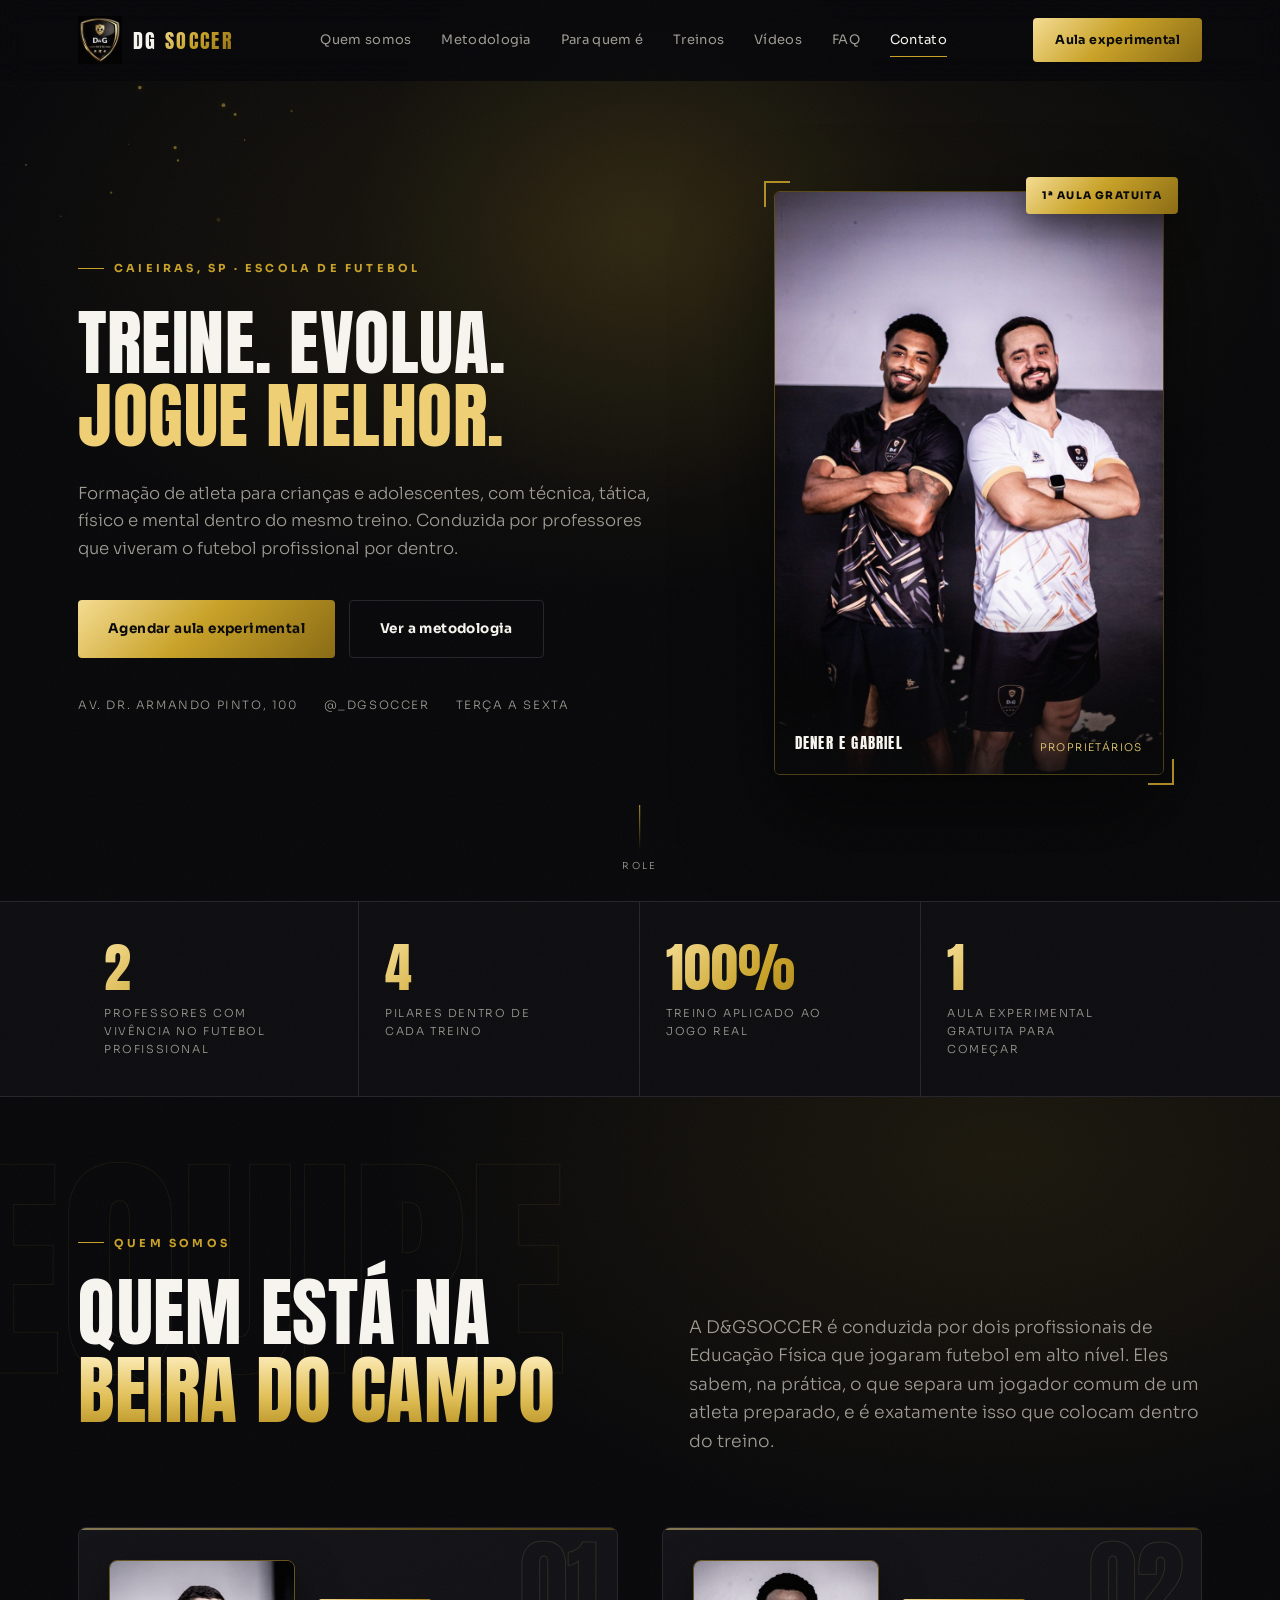
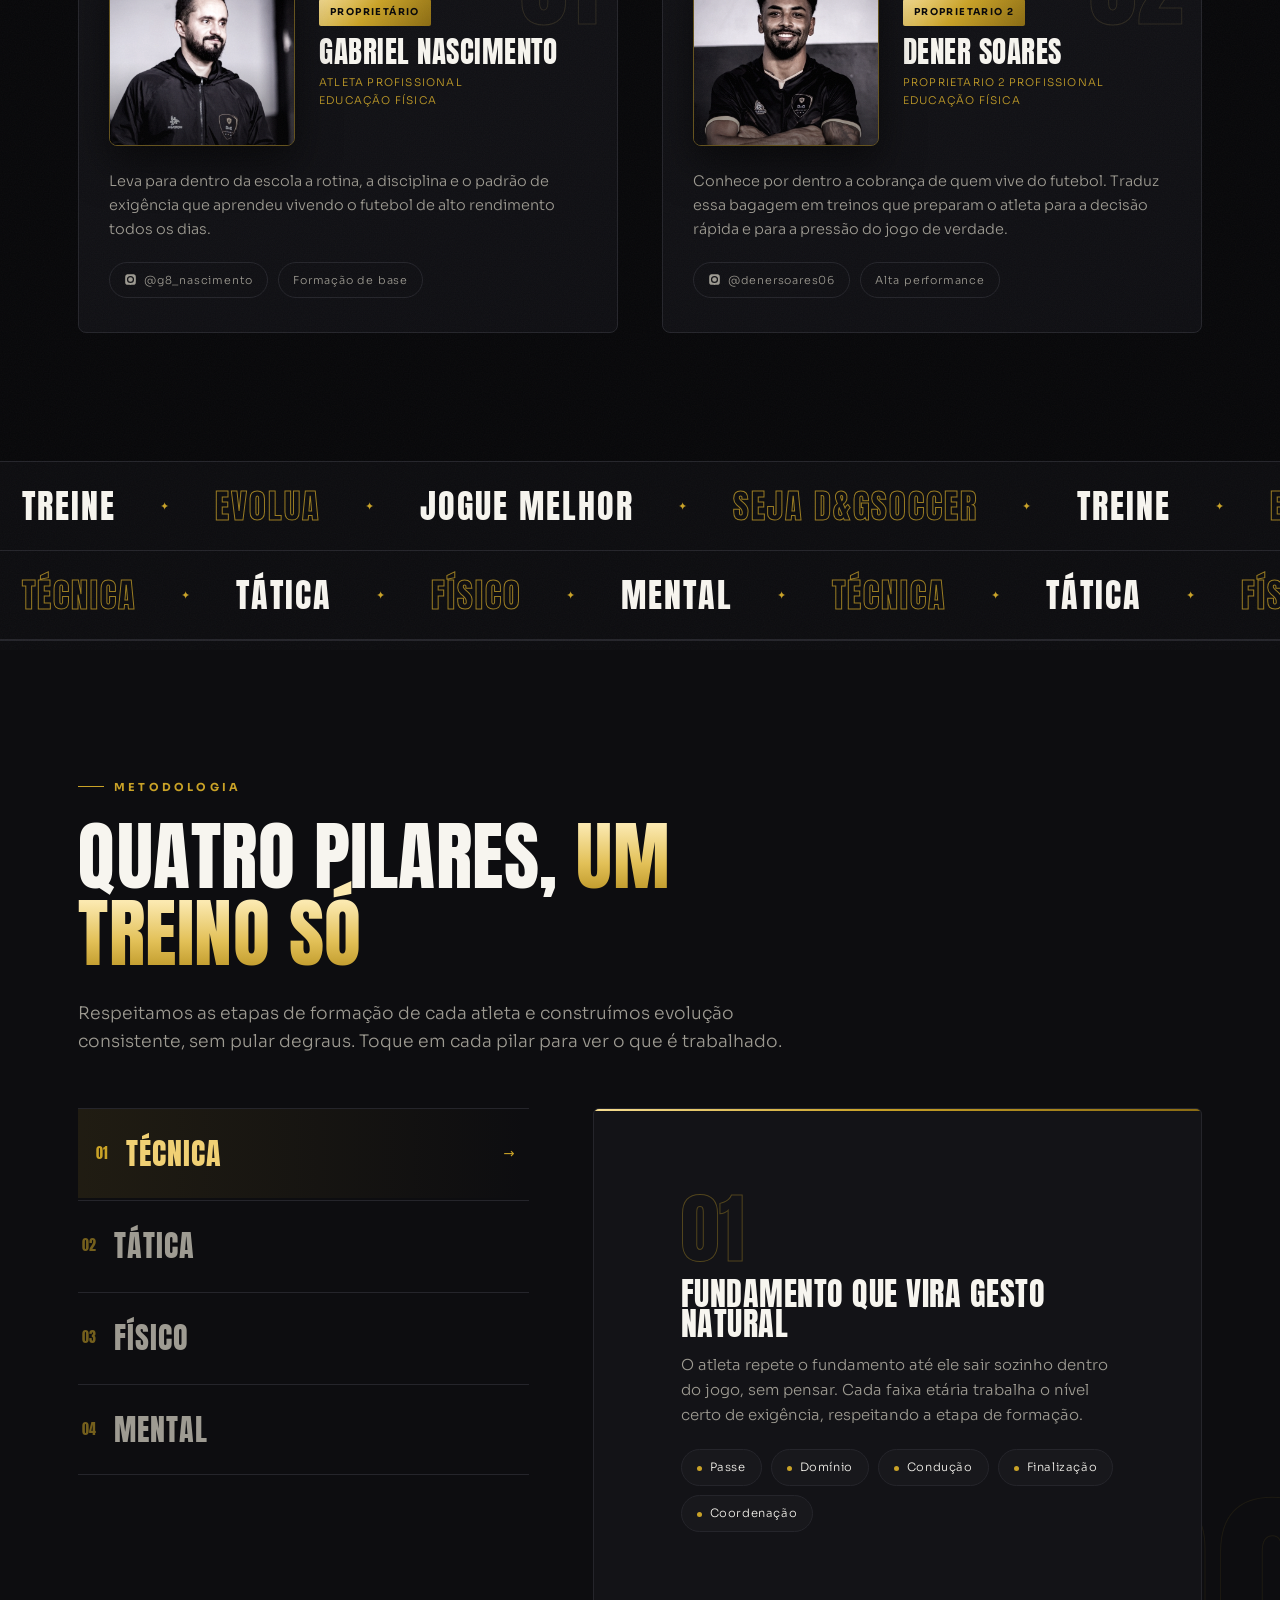
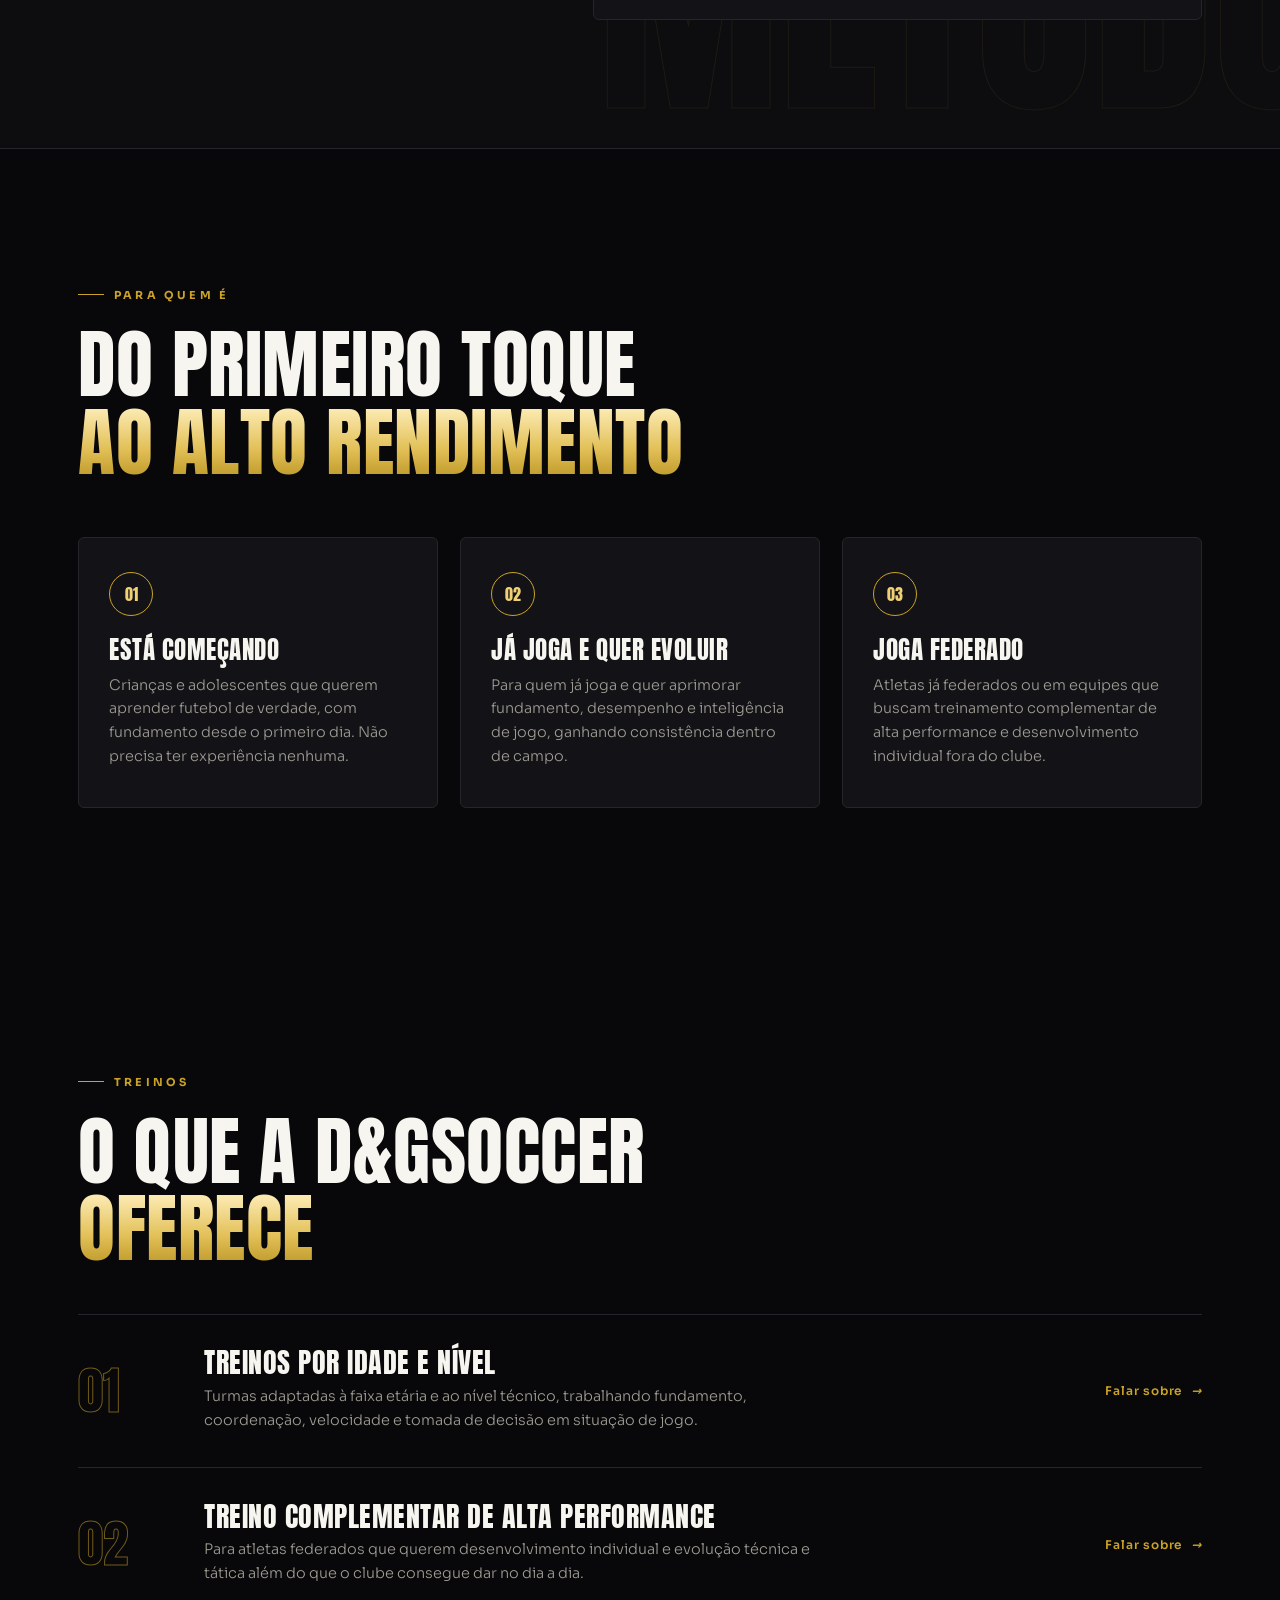
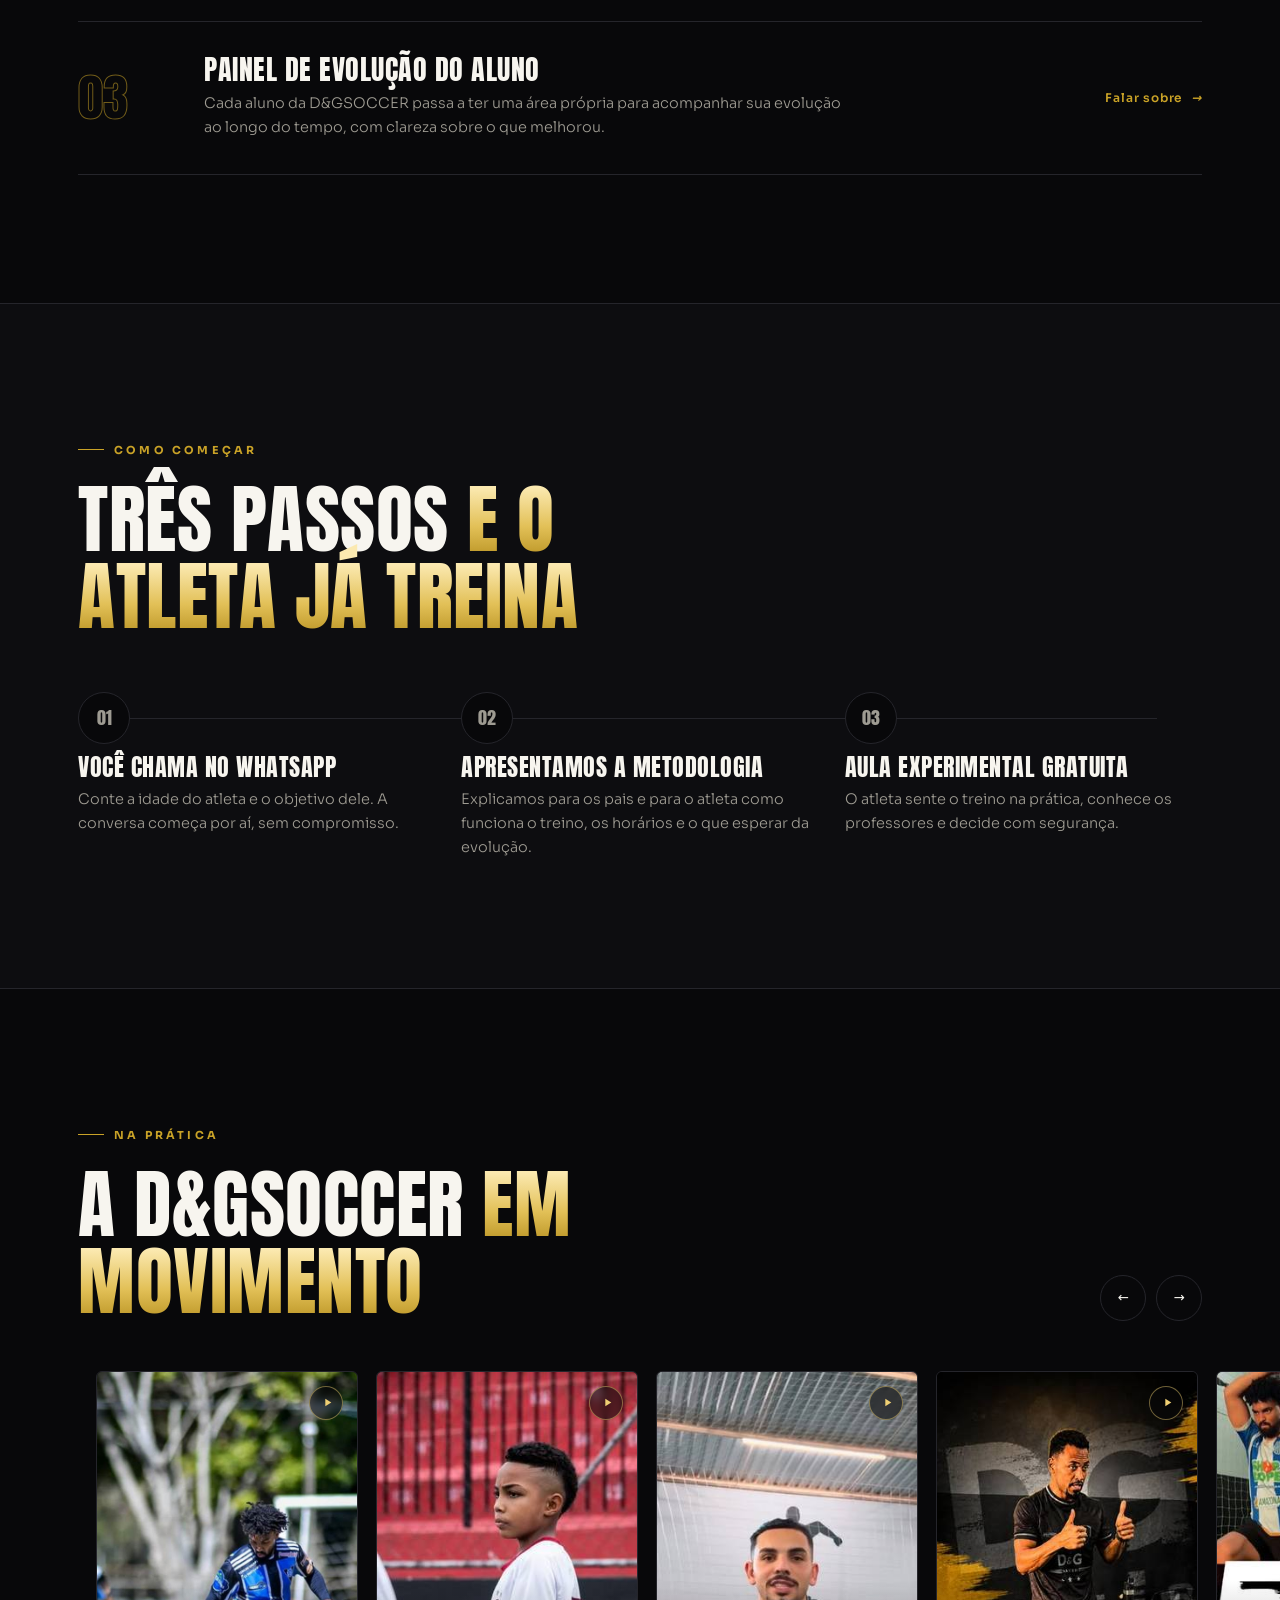
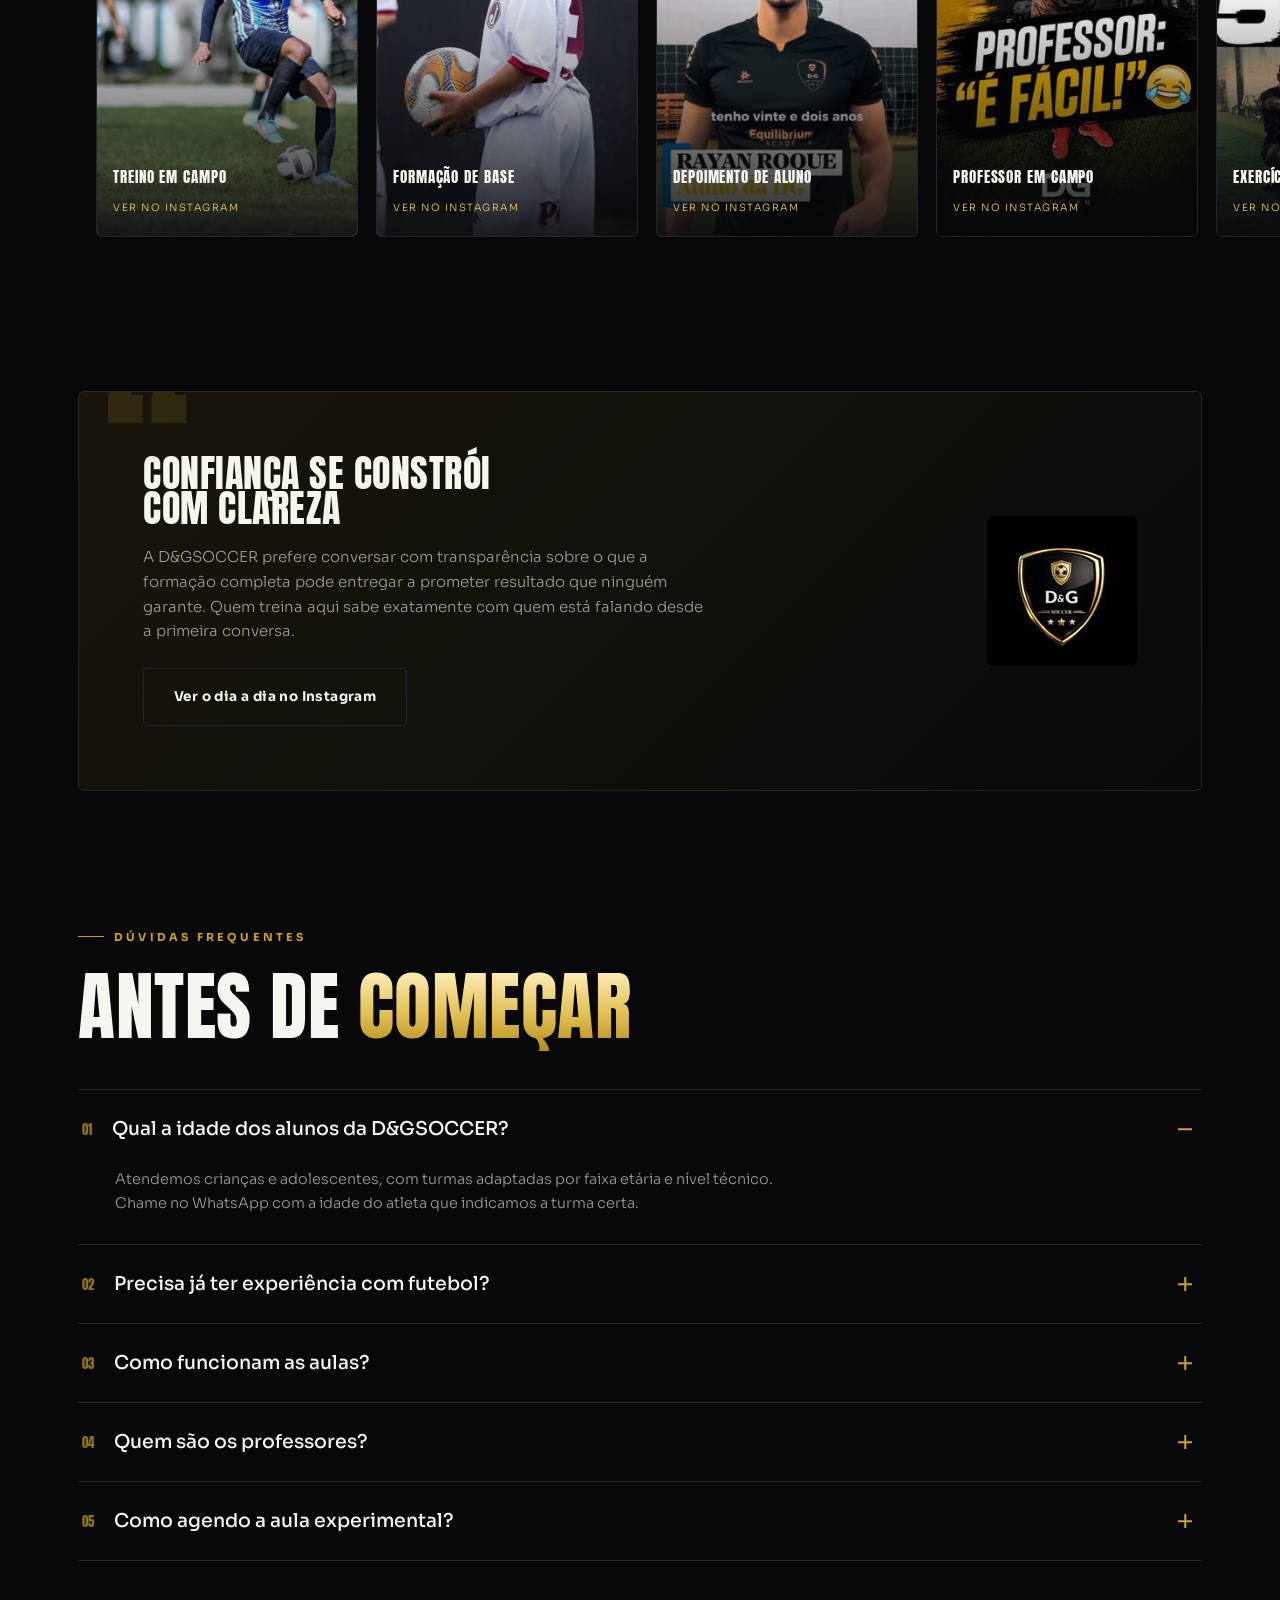
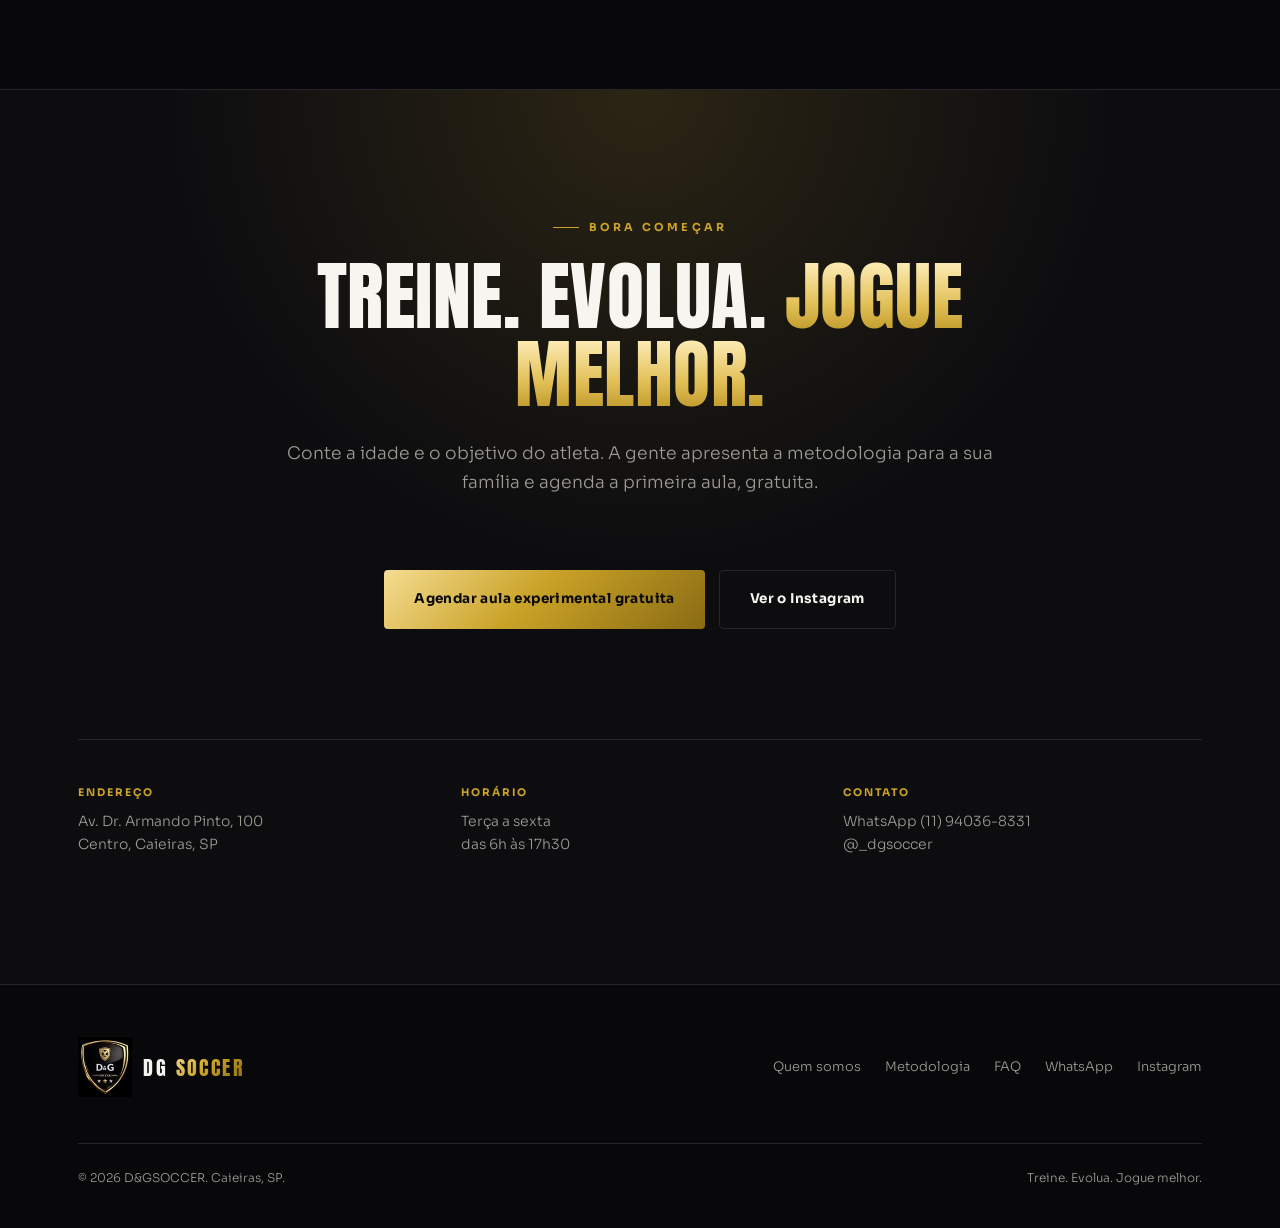
<file: dgsoccer-site/index.html>
<!DOCTYPE html>
<html lang="pt-BR">
<head>
<meta charset="UTF-8">
<meta name="viewport" content="width=device-width, initial-scale=1.0">
<title>D&amp;GSOCCER | Escola de Futebol em Caieiras</title>
<meta name="description" content="D&amp;GSOCCER: escola de futebol em Caieiras, SP, para crianças e adolescentes. Metodologia completa em técnica, tática, físico e mental, com professores que viveram o futebol profissional. Agende uma aula experimental gratuita.">
<meta property="og:title" content="D&amp;GSOCCER | Treine. Evolua. Jogue melhor.">
<meta property="og:description" content="Escola de futebol em Caieiras conduzida por professores com vivência no futebol profissional.">
<meta name="theme-color" content="#08080a">
<link rel="icon" href="favicon.ico" sizes="any">
<link rel="icon" type="image/png" sizes="32x32" href="img/favicon-32.png">
<link rel="apple-touch-icon" href="img/apple-touch-icon.png">
<link rel="stylesheet" href="css/style.css">
</head>
<body>

<div class="preloader" id="preloader">
  <div class="pre-panel pre-top"></div>
  <div class="pre-panel pre-bot"></div>
  <div class="pre-inner">
    <img class="pre-emblem" src="img/logo-dgsoccer.png" width="150" height="150" alt="">
    <div class="pre-logo" id="pre-logo"></div>
    <div class="pre-line"><i></i></div>
    <div class="pre-tag">Treine. Evolua. Jogue melhor.</div>
  </div>
</div>

<div class="cursor" id="cursor"><span class="lbl"></span></div>
<div class="cursor-dot" id="cursor-dot"></div>
<div class="grain" aria-hidden="true"></div>
<div class="spot" id="spot" aria-hidden="true"></div>
<div class="progress" id="progress" aria-hidden="true"></div>

<a href="#main" class="skip-link">Pular para o conteúdo</a>

<header id="hdr">
  <div class="wrap">
    <a href="#main" class="brand" aria-label="D&amp;GSOCCER, início">
      <img class="brand-logo" src="img/logo-dgsoccer-escudo.png" width="99" height="109" alt="Logo D&amp;GSOCCER">
      <b>DG <em>Soccer</em></b>
    </a>
    <nav id="nav">
      <a href="#equipe">Quem somos</a>
      <a href="#metodologia">Metodologia</a>
      <a href="#publico">Para quem é</a>
      <a href="#treinos">Treinos</a>
      <a href="#videos">Vídeos</a>
      <a href="#faq">FAQ</a>
      <a href="#contato">Contato</a>
    </nav>
    <a class="nav-cta mag" href="https://wa.me/5511940368331?text=Ol%C3%A1!%20Vim%20pelo%20site%20e%20quero%20agendar%20uma%20aula%20experimental%20na%20DG%20Soccer." target="_blank" rel="noopener">Aula experimental</a>
    <button class="burger" id="burger" aria-label="Abrir menu" aria-expanded="false"><i></i><i></i><i></i></button>
  </div>
</header>

<main id="main">

  <!-- ============ HERO ============ -->
  <section class="hero" id="hero">
    <canvas id="fx" aria-hidden="true"></canvas>
    <div class="wrap">
      <div>
        <div class="eyebrow rv">Caieiras, SP · Escola de futebol</div>
        <h1 id="h1">Treine. Evolua. <span class="g">Jogue melhor.</span></h1>
        <p class="hero-sub rv">Formação de atleta para crianças e adolescentes, com técnica, tática, físico e mental dentro do mesmo treino. Conduzida por professores que viveram o futebol profissional por dentro.</p>
        <div class="hero-btns rv">
          <a class="btn btn-gold mag" data-cursor="Vamos" href="https://wa.me/5511940368331?text=Ol%C3%A1!%20Vim%20pelo%20site%20e%20quero%20agendar%20uma%20aula%20experimental%20gratuita%20na%20DG%20Soccer." target="_blank" rel="noopener"><span class="sh"></span>Agendar aula experimental</a>
          <a class="btn btn-line mag" href="#metodologia">Ver a metodologia</a>
        </div>
        <div class="hero-meta rv">
          <span>Av. Dr. Armando Pinto, 100</span>
          <a href="https://www.instagram.com/_dgsoccer/" target="_blank" rel="noopener">@_dgsoccer</a>
          <span>Terça a sexta</span>
        </div>
      </div>

      <div class="hero-visual rv">
        <span class="corner tl"></span>
        <span class="corner br"></span>
        <span class="hv-badge">1ª aula gratuita</span>
        <figure class="hv-frame hv-owners">
          <img src="img/capa-denner-gabriel.jpg" width="900" height="1350" alt="Denner, à esquerda, de camisa preta, e Gabriel, à direita, de camisa branca, proprietários da D&amp;GSOCCER">
          <figcaption class="hv-cap"><b>Dener e Gabriel</b><span>Proprietários</span></figcaption>
        </figure>
      </div>
    </div>
    <div class="cue" aria-hidden="true"><i></i>role</div>
  </section>

  <!-- ============ BAND ============ -->
  <section class="band" id="band" style="padding:0">
    <div class="wrap">
      <div class="band-i"><div class="n" data-to="2">0</div><div class="l">Professores com vivência no futebol profissional</div></div>
      <div class="band-i"><div class="n" data-to="4">0</div><div class="l">Pilares dentro de cada treino</div></div>
      <div class="band-i"><div class="n" data-to="100" data-suf="%">0</div><div class="l">Treino aplicado ao jogo real</div></div>
      <div class="band-i"><div class="n" data-to="1">0</div><div class="l">Aula experimental gratuita para começar</div></div>
    </div>
  </section>

  <!-- ============ EQUIPE ============ -->
  <section class="equipe" id="equipe">
    <div class="watermark" data-par="0.06">Equipe</div>
    <div class="wrap">
      <div class="eq-head">
        <div class="rv">
          <div class="eyebrow">Quem somos</div>
          <h2 class="title split">Quem está na <span class="g">beira do campo</span></h2>
        </div>
        <p class="lead rv">A D&amp;GSOCCER é conduzida por dois profissionais de Educação Física que jogaram futebol em alto nível. Eles sabem, na prática, o que separa um jogador comum de um atleta preparado, e é exatamente isso que colocam dentro do treino.</p>
      </div>

      <div class="eq-grid stg">
        <article class="prof tilt">
          <span class="prof-num">01</span>
          <div class="prof-top">
            <div class="prof-ava">
              <span class="prof-glow"></span>
              <img src="img/gabriel.jpg" alt="Gabriel Nascimento, proprietário e professor da D&amp;GSOCCER, de jaqueta preta">
            </div>
            <div class="prof-id">
              <span class="prof-tag">Proprietário</span>
              <h3>Gabriel Nascimento</h3>
              <div class="prof-role">Atleta profissional<br>Educação Física</div>
            </div>
          </div>
          <div class="prof-body">
            <p>Leva para dentro da escola a rotina, a disciplina e o padrão de exigência que aprendeu vivendo o futebol de alto rendimento todos os dias.</p>
            <div class="prof-links">
              <a class="chip" href="https://www.instagram.com/g8_nascimento/" target="_blank" rel="noopener"><svg viewBox="0 0 24 24"><path d="M12 2.2c3.2 0 3.6 0 4.9.07 1.2.06 1.8.25 2.2.42.6.22 1 .48 1.4.9.4.4.7.8.9 1.4.2.4.4 1 .4 2.2.1 1.3.1 1.7.1 4.9s0 3.6-.1 4.9c0 1.2-.2 1.8-.4 2.2-.2.6-.5 1-.9 1.4-.4.4-.8.7-1.4.9-.4.2-1 .4-2.2.4-1.3.1-1.7.1-4.9.1s-3.6 0-4.9-.1c-1.2 0-1.8-.2-2.2-.4-.6-.2-1-.5-1.4-.9-.4-.4-.7-.8-.9-1.4-.2-.4-.4-1-.4-2.2C2.2 15.6 2.2 15.2 2.2 12s0-3.6.1-4.9c0-1.2.2-1.8.4-2.2.2-.6.5-1 .9-1.4.4-.4.8-.7 1.4-.9.4-.2 1-.4 2.2-.4C8.4 2.2 8.8 2.2 12 2.2Zm0 3.2A6.6 6.6 0 1 0 18.6 12 6.6 6.6 0 0 0 12 5.4Zm0 10.9A4.3 4.3 0 1 1 16.3 12 4.3 4.3 0 0 1 12 16.3Zm6.9-11.1a1.55 1.55 0 1 1-1.55-1.55A1.55 1.55 0 0 1 18.9 5.2Z"/></svg>@g8_nascimento</a>
              <span class="chip">Formação de base</span>
            </div>
          </div>
        </article>

        <article class="prof tilt">
          <span class="prof-num">02</span>
          <div class="prof-top">
            <div class="prof-ava">
              <span class="prof-glow"></span>
              <img src="img/denner.jpg" alt="Dener Soares, proprietário e professor da D&amp;GSOCCER, de braços cruzados com a camisa preta">
            </div>
            <div class="prof-id">
              <span class="prof-tag">proprietario 2</span>
              <h3>Dener Soares</h3>
              <div class="prof-role">proprietario 2 profissional<br>Educação Física</div>
            </div>
          </div>
          <div class="prof-body">
            <p>Conhece por dentro a cobrança de quem vive do futebol. Traduz essa bagagem em treinos que preparam o atleta para a decisão rápida e para a pressão do jogo de verdade.</p>
            <div class="prof-links">
              <a class="chip" href="https://www.instagram.com/denersoares06/" target="_blank" rel="noopener"><svg viewBox="0 0 24 24"><path d="M12 2.2c3.2 0 3.6 0 4.9.07 1.2.06 1.8.25 2.2.42.6.22 1 .48 1.4.9.4.4.7.8.9 1.4.2.4.4 1 .4 2.2.1 1.3.1 1.7.1 4.9s0 3.6-.1 4.9c0 1.2-.2 1.8-.4 2.2-.2.6-.5 1-.9 1.4-.4.4-.8.7-1.4.9-.4.2-1 .4-2.2.4-1.3.1-1.7.1-4.9.1s-3.6 0-4.9-.1c-1.2 0-1.8-.2-2.2-.4-.6-.2-1-.5-1.4-.9-.4-.4-.7-.8-.9-1.4-.2-.4-.4-1-.4-2.2C2.2 15.6 2.2 15.2 2.2 12s0-3.6.1-4.9c0-1.2.2-1.8.4-2.2.2-.6.5-1 .9-1.4.4-.4.8-.7 1.4-.9.4-.2 1-.4 2.2-.4C8.4 2.2 8.8 2.2 12 2.2Zm0 3.2A6.6 6.6 0 1 0 18.6 12 6.6 6.6 0 0 0 12 5.4Zm0 10.9A4.3 4.3 0 1 1 16.3 12 4.3 4.3 0 0 1 12 16.3Zm6.9-11.1a1.55 1.55 0 1 1-1.55-1.55A1.55 1.55 0 0 1 18.9 5.2Z"/></svg>@denersoares06</a>
              <span class="chip">Alta performance</span>
            </div>
          </div>
        </article>
      </div>
    </div>
  </section>

  <div class="mq" aria-hidden="true"><div class="mq-t">
    <span>Treine</span><span class="s">✦</span><span class="o">Evolua</span><span class="s">✦</span><span>Jogue melhor</span><span class="s">✦</span><span class="o">Seja D&amp;GSOCCER</span><span class="s">✦</span>
    <span>Treine</span><span class="s">✦</span><span class="o">Evolua</span><span class="s">✦</span><span>Jogue melhor</span><span class="s">✦</span><span class="o">Seja D&amp;GSOCCER</span><span class="s">✦</span>
  </div></div>
  <div class="mq rev" aria-hidden="true"><div class="mq-t">
    <span class="o">Técnica</span><span class="s">✦</span><span>Tática</span><span class="s">✦</span><span class="o">Físico</span><span class="s">✦</span><span>Mental</span><span class="s">✦</span>
    <span class="o">Técnica</span><span class="s">✦</span><span>Tática</span><span class="s">✦</span><span class="o">Físico</span><span class="s">✦</span><span>Mental</span><span class="s">✦</span>
  </div></div>

  <!-- ============ METODOLOGIA ============ -->
  <section class="met" id="metodologia">
    <div class="watermark" data-par="-0.05">Método</div>
    <div class="wrap">
      <div class="rv">
        <div class="eyebrow">Metodologia</div>
        <h2 class="title split">Quatro pilares, <span class="g">um treino só</span></h2>
        <p class="lead">Respeitamos as etapas de formação de cada atleta e construímos evolução consistente, sem pular degraus. Toque em cada pilar para ver o que é trabalhado.</p>
      </div>

      <div class="met-grid">
        <div class="tabs rv" role="tablist" aria-label="Pilares do treino">
          <button class="tab on" role="tab" aria-selected="true" data-p="0"><span class="tn">01</span><span class="tt">Técnica</span><span class="ar">→</span></button>
          <button class="tab" role="tab" aria-selected="false" data-p="1"><span class="tn">02</span><span class="tt">Tática</span><span class="ar">→</span></button>
          <button class="tab" role="tab" aria-selected="false" data-p="2"><span class="tn">03</span><span class="tt">Físico</span><span class="ar">→</span></button>
          <button class="tab" role="tab" aria-selected="false" data-p="3"><span class="tn">04</span><span class="tt">Mental</span><span class="ar">→</span></button>
        </div>

        <div class="panel rv">
          <div class="pane on" role="tabpanel">
            <div class="pn">01</div>
            <h3>Fundamento que vira gesto natural</h3>
            <p>O atleta repete o fundamento até ele sair sozinho dentro do jogo, sem pensar. Cada faixa etária trabalha o nível certo de exigência, respeitando a etapa de formação.</p>
            <ul><li>Passe</li><li>Domínio</li><li>Condução</li><li>Finalização</li><li>Coordenação</li></ul>
          </div>
          <div class="pane" role="tabpanel">
            <div class="pn">02</div>
            <h3>Ler a jogada antes dela acontecer</h3>
            <p>Treino não é só repetir exercício. O atleta aprende a entender o jogo, enxergar o espaço e escolher a melhor opção sob pressão, que é o que aparece no domingo.</p>
            <ul><li>Tomada de decisão</li><li>Leitura de jogo</li><li>Posicionamento</li><li>Situações reais</li></ul>
          </div>
          <div class="pane" role="tabpanel">
            <div class="pn">03</div>
            <h3>Corpo preparado para o futebol</h3>
            <p>Preparação física pensada para as exigências do futebol e para a idade de cada aluno, com foco em explosão, mudança de direção e resistência para o jogo inteiro.</p>
            <ul><li>Velocidade</li><li>Agilidade</li><li>Força</li><li>Resistência</li></ul>
          </div>
          <div class="pane" role="tabpanel">
            <div class="pn">04</div>
            <h3>O que sustenta a evolução</h3>
            <p>Disciplina, foco e constância. É o pilar que segura o atleta quando o treino fica difícil e o que diferencia quem evolui de quem para no meio do caminho.</p>
            <ul><li>Disciplina</li><li>Foco</li><li>Constância</li><li>Postura de atleta</li></ul>
          </div>
        </div>
      </div>
    </div>
  </section>

  <!-- ============ PUBLICO ============ -->
  <section id="publico">
    <div class="wrap">
      <div class="rv">
        <div class="eyebrow">Para quem é</div>
        <h2 class="title split">Do primeiro toque <span class="g">ao alto rendimento</span></h2>
      </div>
      <div class="cards stg">
        <div class="card glow"><div class="ci">01</div><h3>Está começando</h3><p>Crianças e adolescentes que querem aprender futebol de verdade, com fundamento desde o primeiro dia. Não precisa ter experiência nenhuma.</p></div>
        <div class="card glow"><div class="ci">02</div><h3>Já joga e quer evoluir</h3><p>Para quem já joga e quer aprimorar fundamento, desempenho e inteligência de jogo, ganhando consistência dentro de campo.</p></div>
        <div class="card glow"><div class="ci">03</div><h3>Joga federado</h3><p>Atletas já federados ou em equipes que buscam treinamento complementar de alta performance e desenvolvimento individual fora do clube.</p></div>
      </div>
    </div>
  </section>

  <!-- ============ TREINOS ============ -->
  <section id="treinos">
    <div class="wrap">
      <div class="rv">
        <div class="eyebrow">Treinos</div>
        <h2 class="title split">O que a D&amp;GSOCCER <span class="g">oferece</span></h2>
      </div>
      <div class="rows" style="margin-top:46px">
        <div class="row rv">
          <div class="rn">01</div>
          <div>
            <h3>Treinos por idade e nível</h3>
            <p>Turmas adaptadas à faixa etária e ao nível técnico, trabalhando fundamento, coordenação, velocidade e tomada de decisão em situação de jogo.</p>
          </div>
          <a class="go" href="https://wa.me/5511940368331?text=Ol%C3%A1!%20Quero%20saber%20mais%20sobre%20os%20treinos%20por%20idade%20e%20n%C3%ADvel%20da%20DG%20Soccer." target="_blank" rel="noopener">Falar sobre <i>→</i></a>
        </div>
        <div class="row rv">
          <div class="rn">02</div>
          <div>
            <h3>Treino complementar de alta performance</h3>
            <p>Para atletas federados que querem desenvolvimento individual e evolução técnica e tática além do que o clube consegue dar no dia a dia.</p>
          </div>
          <a class="go" href="https://wa.me/5511940368331?text=Ol%C3%A1!%20Quero%20saber%20mais%20sobre%20o%20treino%20complementar%20de%20alta%20performance%20da%20DG%20Soccer." target="_blank" rel="noopener">Falar sobre <i>→</i></a>
        </div>
        <div class="row rv">
          <div class="rn">03</div>
          <div>
            <h3>Painel de evolução do aluno</h3>
            <p>Cada aluno da D&amp;GSOCCER passa a ter uma área própria para acompanhar sua evolução ao longo do tempo, com clareza sobre o que melhorou.</p>
          </div>
          <a class="go" href="https://wa.me/5511940368331?text=Ol%C3%A1!%20Quero%20entender%20como%20funciona%20o%20painel%20de%20evolu%C3%A7%C3%A3o%20do%20aluno%20da%20DG%20Soccer." target="_blank" rel="noopener">Falar sobre <i>→</i></a>
        </div>
      </div>
    </div>
  </section>

  <!-- ============ PASSOS ============ -->
  <section class="passos" id="passos">
    <div class="wrap">
      <div class="rv">
        <div class="eyebrow">Como começar</div>
        <h2 class="title split">Três passos <span class="g">e o atleta já treina</span></h2>
      </div>
      <div class="steps" id="steps">
        <div class="step rv"><div class="sn">01</div><h3>Você chama no WhatsApp</h3><p>Conte a idade do atleta e o objetivo dele. A conversa começa por aí, sem compromisso.</p></div>
        <div class="step rv"><div class="sn">02</div><h3>Apresentamos a metodologia</h3><p>Explicamos para os pais e para o atleta como funciona o treino, os horários e o que esperar da evolução.</p></div>
        <div class="step rv"><div class="sn">03</div><h3>Aula experimental gratuita</h3><p>O atleta sente o treino na prática, conhece os professores e decide com segurança.</p></div>
      </div>
    </div>
  </section>

  <!-- ============ VIDEOS ============ -->
  <section class="vids" id="videos">
    <div class="wrap">
      <div class="vid-head">
        <div class="rv">
          <div class="eyebrow">Na prática</div>
          <h2 class="title split" style="margin-bottom:0">A D&amp;GSOCCER <span class="g">em movimento</span></h2>
        </div>
        <div class="rail-nav rv">
          <button id="prev" aria-label="Vídeo anterior">←</button>
          <button id="next" aria-label="Próximo vídeo">→</button>
        </div>
      </div>
    </div>
    <div class="rail-wrap">
      <div class="rail" id="rail">
        <a class="vid" data-cursor="Assistir" href="https://www.instagram.com/_dgsoccer/reel/DdZ6dqJRef-/" target="_blank" rel="noopener">
          <img src="img/hero-treino.jpg" alt="Atleta da D&amp;GSOCCER conduzindo a bola em campo">
          <span class="vid-ic"><svg viewBox="0 0 24 24"><path d="M8 5v14l11-7z"/></svg></span>
          <span class="vid-cap"><b>Treino em campo</b><span>Ver no Instagram</span></span>
        </a>
        <a class="vid" data-cursor="Assistir" href="https://www.instagram.com/_dgsoccer/reel/Da6B-B1JTZ3/" target="_blank" rel="noopener">
          <img src="img/video-1-base.jpg" alt="Jovem atleta da D&amp;GSOCCER com a bola">
          <span class="vid-ic"><svg viewBox="0 0 24 24"><path d="M8 5v14l11-7z"/></svg></span>
          <span class="vid-cap"><b>Formação de base</b><span>Ver no Instagram</span></span>
        </a>
        <a class="vid" data-cursor="Assistir" href="https://www.instagram.com/_dgsoccer/reel/DbDg8rdxiJs/" target="_blank" rel="noopener">
          <img src="img/video-2-aluno.jpg" alt="Depoimento de Rayan Roque, aluno da D&amp;GSOCCER">
          <span class="vid-ic"><svg viewBox="0 0 24 24"><path d="M8 5v14l11-7z"/></svg></span>
          <span class="vid-cap"><b>Depoimento de aluno</b><span>Ver no Instagram</span></span>
        </a>
        <a class="vid" data-cursor="Assistir" href="https://www.instagram.com/_dgsoccer/reel/DcRzFtDRWx_/" target="_blank" rel="noopener">
          <img src="img/video-5-professor.jpg" alt="Professor da D&amp;GSOCCER em vídeo de treino">
          <span class="vid-ic"><svg viewBox="0 0 24 24"><path d="M8 5v14l11-7z"/></svg></span>
          <span class="vid-cap"><b>Professor em campo</b><span>Ver no Instagram</span></span>
        </a>
        <a class="vid" data-cursor="Assistir" href="https://www.instagram.com/_dgsoccer/reel/DcMLKMDRvRl/" target="_blank" rel="noopener">
          <img src="img/video-4-core.jpg" alt="Exercícios de core para jogadores de futebol">
          <span class="vid-ic"><svg viewBox="0 0 24 24"><path d="M8 5v14l11-7z"/></svg></span>
          <span class="vid-cap"><b>Exercícios de core</b><span>Ver no Instagram</span></span>
        </a>
        <a class="vid" data-cursor="Assistir" href="https://www.instagram.com/_dgsoccer/reel/Dc1u566ucym/" target="_blank" rel="noopener">
          <img src="img/video-3-uniforme.jpg" alt="Uniforme da D&amp;GSOCCER">
          <span class="vid-ic"><svg viewBox="0 0 24 24"><path d="M8 5v14l11-7z"/></svg></span>
          <span class="vid-cap"><b>Nunca é só futebol</b><span>Ver no Instagram</span></span>
        </a>
      </div>
    </div>
  </section>

  <!-- ============ QUOTE ============ -->
  <section id="confianca" style="padding-top:0">
    <div class="wrap">
      <div class="quote rv">
        <div class="quote-grid">
          <div>
            <h3>Confiança se constrói com clareza</h3>
            <p>A D&amp;GSOCCER prefere conversar com transparência sobre o que a formação completa pode entregar a prometer resultado que ninguém garante. Quem treina aqui sabe exatamente com quem está falando desde a primeira conversa.</p>
            <a class="btn btn-line mag" href="https://www.instagram.com/_dgsoccer/" target="_blank" rel="noopener">Ver o dia a dia no Instagram</a>
          </div>
          <img class="quote-logo" src="img/logo-dgsoccer.png" width="150" height="150" alt="Logo D&amp;GSOCCER" loading="lazy">
        </div>
      </div>
    </div>
  </section>

  <!-- ============ FAQ ============ -->
  <section id="faq" style="padding-top:0">
    <div class="wrap">
      <div class="rv">
        <div class="eyebrow">Dúvidas frequentes</div>
        <h2 class="title split">Antes de <span class="g">começar</span></h2>
      </div>
      <div style="margin-top:44px" id="faq-list">
        <div class="faq-i open">
          <button class="faq-q"><span class="fn">01</span>Qual a idade dos alunos da D&amp;GSOCCER?<span class="ic"></span></button>
          <div class="faq-a-w"><div class="faq-a">Atendemos crianças e adolescentes, com turmas adaptadas por faixa etária e nível técnico. Chame no WhatsApp com a idade do atleta que indicamos a turma certa.</div></div>
        </div>
        <div class="faq-i">
          <button class="faq-q"><span class="fn">02</span>Precisa já ter experiência com futebol?<span class="ic"></span></button>
          <div class="faq-a-w"><div class="faq-a">Não precisa. Atendemos desde quem está dando os primeiros passos até atletas já federados que buscam treino complementar de alta performance.</div></div>
        </div>
        <div class="faq-i">
          <button class="faq-q"><span class="fn">03</span>Como funcionam as aulas?<span class="ic"></span></button>
          <div class="faq-a-w"><div class="faq-a">Cada treino trabalha técnica, tática, físico e mental, respeitando a etapa de formação do atleta. O foco é sempre transferir o que foi treinado para situações reais de jogo.</div></div>
        </div>
        <div class="faq-i">
          <button class="faq-q"><span class="fn">04</span>Quem são os professores?<span class="ic"></span></button>
          <div class="faq-a-w"><div class="faq-a">Gabriel Nascimento e Dener Soares, os dois formados em Educação Física e com vivência no futebol profissional. É essa bagagem real que sustenta a metodologia da escola.</div></div>
        </div>
        <div class="faq-i">
          <button class="faq-q"><span class="fn">05</span>Como agendo a aula experimental?<span class="ic"></span></button>
          <div class="faq-a-w"><div class="faq-a">Chame a D&amp;GSOCCER no WhatsApp contando a idade e o objetivo do atleta. A equipe apresenta a metodologia e agenda a aula experimental gratuita.</div></div>
        </div>
      </div>
    </div>
  </section>

  <!-- ============ CTA ============ -->
  <section class="cta" id="contato">
    <div class="wrap">
      <div class="rv" style="display:flex;flex-direction:column;align-items:center">
        <div class="eyebrow">Bora começar</div>
        <h2 class="title split">Treine. Evolua. <span class="g">Jogue melhor.</span></h2>
        <p class="lead">Conte a idade e o objetivo do atleta. A gente apresenta a metodologia para a sua família e agenda a primeira aula, gratuita.</p>
        <div class="hero-btns" style="justify-content:center;margin-top:36px">
          <a class="btn btn-gold mag" data-cursor="Vamos" href="https://wa.me/5511940368331?text=Ol%C3%A1!%20Gostaria%20de%20agendar%20a%20aula%20experimental%20gratuita%20e%20conhecer%20a%20metodologia%20da%20DG%20Soccer." target="_blank" rel="noopener"><span class="sh"></span>Agendar aula experimental gratuita</a>
          <a class="btn btn-line mag" href="https://www.instagram.com/_dgsoccer/" target="_blank" rel="noopener">Ver o Instagram</a>
        </div>
      </div>

      <div class="info stg">
        <div><h4>Endereço</h4><p>Av. Dr. Armando Pinto, 100<br>Centro, Caieiras, SP</p></div>
        <div><h4>Horário</h4><p>Terça a sexta<br>das 6h às 17h30</p></div>
        <div><h4>Contato</h4><p><a href="https://wa.me/5511940368331" target="_blank" rel="noopener">WhatsApp (11) 94036-8331</a><br><a href="https://www.instagram.com/_dgsoccer/" target="_blank" rel="noopener">@_dgsoccer</a></p></div>
      </div>
    </div>
  </section>

</main>

<footer>
  <div class="wrap">
    <a href="#main" class="brand" aria-label="D&amp;GSOCCER, voltar ao início">
      <img class="brand-logo" src="img/logo-dgsoccer-escudo.png" width="99" height="109" alt="Logo D&amp;GSOCCER">
      <b>DG <em>Soccer</em></b>
    </a>
    <div class="f-links">
      <a href="#equipe">Quem somos</a>
      <a href="#metodologia">Metodologia</a>
      <a href="#faq">FAQ</a>
      <a href="https://wa.me/5511940368331" target="_blank" rel="noopener">WhatsApp</a>
      <a href="https://www.instagram.com/_dgsoccer/" target="_blank" rel="noopener">Instagram</a>
    </div>
    <div class="copy">
      <span>© 2026 D&amp;GSOCCER. Caieiras, SP.</span>
      <span>Treine. Evolua. Jogue melhor.</span>
    </div>
  </div>
</footer>

<a class="float" id="float" href="https://wa.me/5511940368331?text=Ol%C3%A1!%20Vim%20pelo%20site%20e%20quero%20agendar%20uma%20aula%20experimental%20na%20DG%20Soccer." target="_blank" rel="noopener" aria-label="Falar no WhatsApp">
  <svg viewBox="0 0 24 24"><path d="M12.04 2c-5.5 0-9.96 4.46-9.96 9.96 0 1.76.46 3.48 1.34 5L2 22l5.2-1.36c1.46.8 3.1 1.22 4.83 1.22h.01c5.5 0 9.96-4.46 9.96-9.96S17.54 2 12.04 2zm5.8 14.24c-.24.68-1.4 1.3-1.93 1.38-.5.08-1.13.11-1.83-.11-.42-.13-.96-.31-1.65-.6-2.9-1.25-4.79-4.17-4.94-4.36-.14-.2-1.18-1.57-1.18-3 0-1.42.75-2.12 1.02-2.41.27-.29.58-.36.78-.36.2 0 .39 0 .56.01.18.01.42-.07.65.5.24.58.82 2.01.89 2.16.07.14.12.31.02.5-.1.2-.15.31-.29.48-.15.17-.31.38-.44.51-.15.15-.3.31-.13.6.17.29.76 1.25 1.63 2.02 1.12 1 2.06 1.31 2.35 1.46.29.15.46.13.63-.08.17-.2.72-.84.91-1.13.19-.29.38-.24.63-.14.26.1 1.64.77 1.92.91.28.14.47.2.54.32.07.12.07.68-.17 1.36z"/></svg>
  <b>Falar agora</b>
</a>

<script src="js/main.js"></script>
</body>
</html>
</file>
<file: dgsoccer-site/css/style.css>
/* Fontes embutidas no arquivo: o site carrega sem depender de internet externa */
@font-face{font-family:'Anton';font-style:normal;font-weight:400;font-display:swap;src:url('../fonts/anton.woff2') format('woff2')}
@font-face{font-family:'Sora';font-style:normal;font-weight:300 800;font-display:swap;src:url('../fonts/sora.woff2') format('woff2')}
:root{
  --bg:#08080a;
  --bg2:#0d0d10;
  --panel:#131317;
  --line:#25252b;
  --ink:#f7f5ef;
  --dim:#9e9b92;
  --gold:#c9a227;
  --gold-lt:#f0d074;
  --gold-dk:#8a6b13;
  --grad:linear-gradient(135deg,#f6dd92 0%,#c9a227 46%,#8a6b13 100%);
  --r:4px;
  --ease:cubic-bezier(.16,1,.3,1);
}
*{box-sizing:border-box;margin:0;padding:0}
html{scroll-behavior:smooth}
body{
  background:var(--bg);color:var(--ink);
  font-family:'Sora',system-ui,sans-serif;font-size:16px;line-height:1.65;font-weight:300;
  -webkit-font-smoothing:antialiased;overflow-x:hidden;
}
body.is-loading{overflow:hidden}
h1,h2,h3,.display{font-family:'Anton',Impact,sans-serif;font-weight:400;letter-spacing:.5px;line-height:.94;text-transform:uppercase}
a{color:inherit;text-decoration:none}
img{max-width:100%;display:block}
button{font-family:inherit}
.wrap{max-width:1180px;margin:0 auto;padding:0 28px}
:focus-visible{outline:2px solid var(--gold-lt);outline-offset:4px}
::selection{background:var(--gold);color:#08080a}

/* ---------- PRELOADER ---------- */
.preloader{position:fixed;inset:0;z-index:9999;pointer-events:none;animation:preFail .3s linear 3.6s forwards}
@keyframes preFail{to{opacity:0;visibility:hidden}}
html.rescue .preloader{display:none !important}
html.rescue body{overflow:visible !important}
html.rescue .rv,html.rescue .stg>*,html.rescue .ch{opacity:1 !important;transform:none !important}
.pre-panel{position:absolute;left:0;right:0;height:50.5%;background:var(--bg);transition:transform 1s var(--ease) .35s}
.pre-top{top:0}.pre-bot{bottom:0}
.pre-inner{position:absolute;inset:0;display:flex;flex-direction:column;align-items:center;justify-content:center;gap:16px;z-index:2;transition:opacity .4s ease,transform .5s ease}
.pre-logo{font-family:'Anton',sans-serif;font-size:clamp(34px,7vw,64px);letter-spacing:3px;text-transform:uppercase;display:flex;gap:14px}
.pre-logo span{background:var(--grad);-webkit-background-clip:text;background-clip:text;color:transparent}
.pre-logo i{font-style:normal;display:inline-block;opacity:0;transform:translateY(26px);animation:preIn .55s var(--ease) forwards}
.pre-line{width:min(280px,60vw);height:2px;background:var(--line);overflow:hidden}
.pre-line i{display:block;height:100%;width:0;background:var(--grad);animation:preBar 1.15s var(--ease) .25s forwards}
.pre-emblem{width:clamp(96px,22vw,132px);height:auto;opacity:0;animation:preFade .6s ease .05s forwards}
.pre-tag{font-size:11px;letter-spacing:4px;text-transform:uppercase;color:var(--dim);opacity:0;animation:preFade .6s ease .7s forwards}
@keyframes preIn{to{opacity:1;transform:translateY(0)}}
@keyframes preBar{to{width:100%}}
@keyframes preFade{to{opacity:1}}
.preloader.done .pre-inner{opacity:0;transform:scale(1.04)}
.preloader.done .pre-top{transform:translateY(-100%)}
.preloader.done .pre-bot{transform:translateY(100%)}
.preloader.hidden{display:none}

/* ---------- CURSOR / GRAIN / PROGRESS ---------- */
.cursor,.cursor-dot{position:fixed;top:0;left:0;z-index:9000;pointer-events:none;border-radius:50%;opacity:0;transition:opacity .3s}
.cursor{width:38px;height:38px;border:1px solid rgba(201,162,39,.75);margin:-19px 0 0 -19px;transition:width .3s var(--ease),height .3s var(--ease),margin .3s var(--ease),background .3s,opacity .3s,border-color .3s;display:flex;align-items:center;justify-content:center}
.cursor-dot{width:5px;height:5px;background:var(--gold-lt);margin:-2.5px 0 0 -2.5px}
.cursor.ready,.cursor-dot.ready{opacity:1}
.cursor.grow{width:76px;height:76px;margin:-38px 0 0 -38px;background:rgba(201,162,39,.14);border-color:var(--gold-lt)}
.cursor .lbl{font-family:'Sora',sans-serif;font-size:9px;font-weight:700;letter-spacing:1.6px;text-transform:uppercase;color:var(--gold-lt);opacity:0;transform:scale(.6);transition:opacity .25s,transform .25s}
.cursor.grow .lbl{opacity:1;transform:scale(1)}
.grain{position:fixed;inset:-150%;z-index:8000;pointer-events:none;opacity:.035;background-image:url("data:image/svg+xml,%3Csvg xmlns='http://www.w3.org/2000/svg' width='180' height='180'%3E%3Cfilter id='n'%3E%3CfeTurbulence type='fractalNoise' baseFrequency='.85' numOctaves='3'/%3E%3C/filter%3E%3Crect width='100%25' height='100%25' filter='url(%23n)'/%3E%3C/svg%3E");animation:grainMove 8s steps(6) infinite}
@keyframes grainMove{0%{transform:translate(0,0)}20%{transform:translate(-4%,3%)}40%{transform:translate(3%,-4%)}60%{transform:translate(-3%,-3%)}80%{transform:translate(4%,4%)}100%{transform:translate(0,0)}}
.progress{position:fixed;top:0;left:0;height:2px;width:0;background:var(--grad);z-index:200;transition:width .1s linear}
.spot{position:fixed;inset:0;z-index:3;pointer-events:none;mix-blend-mode:screen;background:radial-gradient(460px circle at var(--cx,50%) var(--cy,25%),rgba(201,162,39,.10),transparent 62%)}
.skip-link{position:absolute;left:-999px}
.skip-link:focus{position:fixed;left:16px;top:16px;z-index:9999;background:var(--gold);color:#08080a;padding:10px 16px;border-radius:var(--r)}

/* ---------- HEADER ---------- */
header{position:sticky;top:0;z-index:150;background:rgba(8,8,10,.72);-webkit-backdrop-filter:blur(14px);backdrop-filter:blur(14px);border-bottom:1px solid transparent;transition:border-color .3s,background .3s}
header.stuck{border-bottom-color:var(--line);background:rgba(8,8,10,.92)}
header .wrap{display:flex;align-items:center;justify-content:space-between;height:80px;transition:height .3s var(--ease)}
header.stuck .wrap{height:64px}
.brand{display:flex;align-items:center;gap:11px;flex-shrink:0;white-space:nowrap}
.brand-logo{width:auto;height:48px;flex-shrink:0;display:block}
footer .brand-logo{height:60px}
.brand b{font-family:'Anton',sans-serif;font-weight:400;font-size:20px;letter-spacing:2.4px;text-transform:uppercase}
.brand b em{font-style:normal;background:var(--grad);-webkit-background-clip:text;background-clip:text;color:transparent}
nav{display:flex;gap:30px;position:relative}
nav a{white-space:nowrap;font-size:13px;font-weight:400;letter-spacing:.3px;color:var(--dim);padding:6px 0;position:relative;transition:color .25s}
nav a::after{content:'';position:absolute;left:0;bottom:0;height:1px;width:0;background:var(--gold);transition:width .35s var(--ease)}
nav a:hover,nav a.active{color:var(--ink)}
nav a:hover::after,nav a.active::after{width:100%}
.nav-cta{flex-shrink:0;position:relative;overflow:hidden;background:var(--grad);color:#08080a;padding:12px 22px;border-radius:var(--r);font-size:12.5px;font-weight:700;letter-spacing:.4px;white-space:nowrap;transition:transform .25s var(--ease),box-shadow .3s}
.nav-cta:hover{box-shadow:0 10px 30px rgba(201,162,39,.35)}
.burger{display:none;width:42px;height:42px;background:none;border:1px solid var(--line);border-radius:var(--r);cursor:pointer;position:relative}
.burger i{position:absolute;left:11px;width:18px;height:1.5px;background:var(--ink);transition:transform .3s var(--ease),opacity .2s}
.burger i:nth-child(1){top:15px}.burger i:nth-child(2){top:20px}.burger i:nth-child(3){top:25px}
.burger.open i:nth-child(1){transform:translateY(5px) rotate(45deg)}
.burger.open i:nth-child(2){opacity:0}
.burger.open i:nth-child(3){transform:translateY(-5px) rotate(-45deg)}

/* ---------- BUTTONS ---------- */
.btn{display:inline-flex;align-items:center;gap:10px;padding:17px 30px;border-radius:var(--r);font-size:13.5px;font-weight:700;letter-spacing:.4px;position:relative;overflow:hidden;transition:transform .3s var(--ease),box-shadow .35s,border-color .3s,color .3s}
.btn-gold{background:var(--grad);color:#08080a}
.btn-gold:hover{box-shadow:0 16px 40px rgba(201,162,39,.35)}
.btn-line{border:1px solid var(--line);color:var(--ink)}
.btn-line:hover{border-color:var(--gold);color:var(--gold-lt)}
.btn .sh{position:absolute;inset:0;background:linear-gradient(110deg,transparent 35%,rgba(255,255,255,.45) 50%,transparent 65%);transform:translateX(-120%);pointer-events:none}
.btn:hover .sh{transform:translateX(120%);transition:transform .75s var(--ease)}
.ripple{position:absolute;border-radius:50%;background:rgba(255,255,255,.4);transform:scale(0);animation:rip .65s ease-out forwards;pointer-events:none}
@keyframes rip{to{transform:scale(3.2);opacity:0}}

/* ---------- REVEALS ---------- */
.js .rv{opacity:0;transform:translateY(34px);transition:opacity .9s var(--ease),transform .9s var(--ease)}
.rv.in{opacity:1;transform:none}
.js .stg>*{opacity:0;transform:translateY(30px);transition:opacity .8s var(--ease),transform .8s var(--ease)}
.stg.in>*{opacity:1;transform:none}
.stg.in>*:nth-child(1){transition-delay:.05s}
.stg.in>*:nth-child(2){transition-delay:.14s}
.stg.in>*:nth-child(3){transition-delay:.23s}
.stg.in>*:nth-child(4){transition-delay:.32s}
.stg.in>*:nth-child(5){transition-delay:.41s}
.word{display:inline-block;white-space:nowrap}
.ch{display:inline-block}
.js .ch{opacity:0;transform:translateY(.5em) rotate(4deg);transition:opacity .6s var(--ease),transform .7s var(--ease)}
.in .ch{opacity:1;transform:none}
.mask-line{overflow:hidden;display:block}

/* ---------- SECTION FURNITURE ---------- */
section{padding:clamp(80px,10vw,140px) 0;position:relative}
.eyebrow{display:inline-flex;align-items:center;gap:10px;font-size:11px;font-weight:700;letter-spacing:3.2px;text-transform:uppercase;color:var(--gold);margin-bottom:22px}
.eyebrow::before{content:'';width:26px;height:1px;background:var(--gold)}
.title{font-size:clamp(34px,6.2vw,76px);line-height:1.02;max-width:16ch;margin-bottom:26px}
.title .g,.hero h1 .g{background:none;color:var(--gold-lt);-webkit-text-fill-color:currentColor}
.split .g .word{padding:.2em 0 .08em;margin:-.2em 0 -.08em;background:linear-gradient(180deg,#fbe9b0 22%,#e2c057 62%,#b38c1b 100%);-webkit-background-clip:text;background-clip:text;color:transparent;-webkit-text-fill-color:transparent}
.lead{color:var(--dim);font-size:clamp(15px,1.35vw,17.5px);max-width:58ch;font-weight:300}
.watermark{position:absolute;font-family:'Anton',sans-serif;font-size:clamp(90px,19vw,260px);line-height:.8;color:transparent;-webkit-text-stroke:1px rgba(201,162,39,.09);text-transform:uppercase;pointer-events:none;user-select:none;white-space:nowrap;z-index:0}

/* ---------- HERO ---------- */
.hero{min-height:calc(100svh - 80px);display:flex;align-items:center;padding:clamp(48px,7vw,80px) 0 96px;overflow:hidden;position:relative}
#fx{position:absolute;inset:0;z-index:0;opacity:.85}
.hero::after{content:'';position:absolute;left:50%;top:-30%;width:120vw;height:90vh;transform:translateX(-50%);background:radial-gradient(ellipse at center,rgba(201,162,39,.11),transparent 62%);pointer-events:none;z-index:0}
.hero .wrap{position:relative;z-index:2;display:grid;grid-template-columns:1.12fr .88fr;gap:clamp(30px,5vw,70px);align-items:center;width:100%}
.hero h1{font-size:clamp(38px,5.6vw,80px);line-height:1.02;max-width:15ch;margin:8px 0 26px}
.hero-sub{color:var(--dim);font-size:clamp(14.5px,1.3vw,17px);max-width:50ch;margin-bottom:38px}
.hero-btns{display:flex;gap:14px;flex-wrap:wrap;margin-bottom:38px}
.hero-meta{display:flex;gap:26px;flex-wrap:wrap;font-size:11.5px;letter-spacing:1.6px;text-transform:uppercase;color:var(--dim)}
.hero-meta a:hover{color:var(--gold-lt)}
.hero-visual{position:relative;justify-self:center;width:100%;max-width:390px}
.hv-frame{display:block;position:relative;border-radius:6px;overflow:hidden;border:1px solid rgba(201,162,39,.35);box-shadow:0 40px 90px rgba(0,0,0,.65)}
.hv-frame img{width:100%;aspect-ratio:3/4.3;max-height:min(62vh,600px);object-fit:cover;filter:contrast(1.06) saturate(1.05);animation:ken 18s ease-in-out infinite alternate;transform-origin:60% 40%}
@keyframes ken{from{transform:scale(1)}to{transform:scale(1.11)}}
.hv-frame::after{content:'';position:absolute;inset:0;background:linear-gradient(180deg,rgba(8,8,10,.42) 0%,transparent 34%,rgba(8,8,10,.18) 62%,rgba(8,8,10,.92) 100%)}
.hv-play{position:absolute;left:50%;top:50%;transform:translate(-50%,-50%);width:74px;height:74px;border-radius:50%;background:rgba(8,8,10,.45);-webkit-backdrop-filter:blur(6px);backdrop-filter:blur(6px);border:1px solid rgba(240,208,116,.6);display:flex;align-items:center;justify-content:center;z-index:3;transition:transform .35s var(--ease),background .3s}
.hv-play:hover{transform:translate(-50%,-50%) scale(1.12);background:rgba(201,162,39,.3)}
.hv-play svg{width:20px;height:20px;margin-left:3px;fill:var(--gold-lt)}
.hv-play::before{content:'';position:absolute;inset:-8px;border-radius:50%;border:1px solid rgba(201,162,39,.5);animation:ring 2.4s ease-out infinite}
@keyframes ring{0%{transform:scale(.92);opacity:.7}70%{transform:scale(1.45);opacity:0}100%{opacity:0}}
.hv-cap{position:absolute;left:20px;right:20px;bottom:18px;z-index:3;display:flex;justify-content:space-between;align-items:flex-end;gap:12px}
.hv-cap b{font-family:'Anton',sans-serif;font-weight:400;font-size:15px;letter-spacing:1.2px;text-transform:uppercase;white-space:nowrap}
.hv-cap span{font-size:10.5px;letter-spacing:1.4px;text-transform:uppercase;color:var(--gold-lt);white-space:nowrap}
.hv-owners{margin:0}
.hv-owners img{height:auto;aspect-ratio:2/3;max-height:min(76vh,600px);object-position:50% 38%;filter:none;animation:none;transform:none}
.hv-owners::after{background:linear-gradient(180deg,transparent 0%,transparent 72%,rgba(8,8,10,.85) 100%)}
.quote-logo{width:clamp(110px,14vw,150px);height:auto;display:block;border-radius:6px}
.hv-badge{position:absolute;top:-14px;right:-14px;z-index:4;background:var(--grad);color:#08080a;font-size:10.5px;font-weight:800;letter-spacing:1.2px;text-transform:uppercase;padding:10px 16px;border-radius:var(--r);box-shadow:0 14px 34px rgba(0,0,0,.5)}
.corner{position:absolute;width:26px;height:26px;border:2px solid var(--gold);z-index:4;opacity:.85}
.corner.tl{top:-10px;left:-10px;border-right:0;border-bottom:0}
.corner.br{bottom:-10px;right:-10px;border-left:0;border-top:0}
.cue{position:absolute;left:50%;bottom:26px;transform:translateX(-50%);z-index:3;display:flex;flex-direction:column;align-items:center;gap:8px;font-size:9.5px;letter-spacing:2.4px;text-transform:uppercase;color:var(--dim)}
.cue i{width:1px;height:46px;background:linear-gradient(180deg,var(--gold),transparent);animation:cueA 2s ease-in-out infinite}
@keyframes cueA{0%,100%{transform:scaleY(.35);opacity:.4}50%{transform:scaleY(1);opacity:1}}

/* ---------- STATS BAND ---------- */
.band{border-top:1px solid var(--line);border-bottom:1px solid var(--line);background:var(--bg2);padding:0}
.band .wrap{display:grid;grid-template-columns:repeat(4,1fr)}
.band-i{padding:38px 26px;border-right:1px solid var(--line);position:relative;overflow:hidden}
.band-i:last-child{border-right:0}
.band-i::before{content:'';position:absolute;left:0;bottom:0;height:2px;width:0;background:var(--grad);transition:width .6s var(--ease)}
.band-i:hover::before{width:100%}
.band-i .n{font-family:'Anton',sans-serif;font-size:clamp(34px,4.6vw,54px);line-height:1;background:var(--grad);-webkit-background-clip:text;background-clip:text;color:transparent}
.band-i .l{font-size:11px;letter-spacing:1.6px;text-transform:uppercase;color:var(--dim);margin-top:10px;max-width:22ch}

/* ---------- EQUIPE ---------- */
.equipe{background:radial-gradient(ellipse 1000px 620px at 78% 6%,rgba(201,162,39,.10),transparent 62%),var(--bg)}
.equipe .watermark{top:4%;left:-3%}
.eq-head{position:relative;z-index:1;margin-bottom:clamp(44px,6vw,72px);display:grid;grid-template-columns:1fr .9fr;gap:42px;align-items:end}
.eq-grid{position:relative;z-index:1;align-items:stretch;display:grid;grid-template-columns:1fr 1fr;gap:clamp(22px,3.4vw,44px)}
.prof{position:relative;display:flex;flex-direction:column;border:1px solid var(--line);border-radius:8px;overflow:hidden;background:linear-gradient(160deg,var(--panel),#0f0f13);padding:32px 30px 34px;transition:transform .5s var(--ease),border-color .4s,box-shadow .5s;transform-style:preserve-3d}
.prof::before{content:'';position:absolute;top:0;left:0;right:0;height:2px;background:var(--grad);opacity:.5;transition:opacity .4s}
.prof:hover{border-color:rgba(201,162,39,.55);box-shadow:0 34px 80px rgba(0,0,0,.6)}
.prof:hover::before{opacity:1}
.prof-num{position:absolute;top:8px;right:18px;font-family:'Anton',sans-serif;font-size:96px;line-height:1;color:transparent;-webkit-text-stroke:1px rgba(240,208,116,.13);pointer-events:none;user-select:none}
.prof-top{position:relative;z-index:1;display:flex;gap:24px;align-items:center;margin-bottom:24px}
.prof-ava{position:relative;flex:0 0 clamp(132px,15vw,186px);width:clamp(132px,15vw,186px);height:clamp(132px,15vw,186px);border-radius:8px;overflow:hidden;border:1px solid rgba(201,162,39,.45);box-shadow:0 18px 40px rgba(0,0,0,.55)}
.prof-ava img{width:100%;height:100%;object-fit:cover;filter:grayscale(.6) contrast(1.08);transition:filter .7s var(--ease),transform .9s var(--ease)}
.prof:hover .prof-ava img{filter:grayscale(0) contrast(1.06) saturate(1.1);transform:scale(1.07)}
.prof-ava::after{content:'';position:absolute;inset:0;background:linear-gradient(180deg,transparent 55%,rgba(8,8,10,.55));pointer-events:none}
.prof-glow{position:absolute;inset:-18%;border-radius:50%;background:radial-gradient(circle,rgba(201,162,39,.35),transparent 68%);filter:blur(22px);opacity:0;transition:opacity .5s;pointer-events:none;z-index:0}
.prof:hover .prof-glow{opacity:1}
.prof-id{min-width:0}
.prof-id h3{font-size:clamp(21px,2.3vw,30px);margin-bottom:8px}
.prof-tag{display:inline-block;font-size:9.5px;font-weight:700;letter-spacing:1.4px;text-transform:uppercase;color:#08080a;background:var(--grad);padding:6px 11px;border-radius:2px;margin-bottom:12px}
.prof-role{font-size:10.5px;line-height:1.7;letter-spacing:1.2px;text-transform:uppercase;color:var(--gold)}
.prof-body{position:relative;z-index:1;margin-top:auto}
.prof-body p{color:var(--dim);font-size:14.5px;margin-bottom:20px}
.prof-links{display:flex;gap:10px;flex-wrap:wrap}
.chip{display:inline-flex;align-items:center;gap:7px;border:1px solid var(--line);border-radius:100px;padding:8px 14px;font-size:11px;letter-spacing:.8px;color:var(--dim);transition:border-color .3s,color .3s,background .3s}
.chip:hover{border-color:var(--gold);color:var(--gold-lt);background:rgba(201,162,39,.07)}
.chip svg{width:13px;height:13px;fill:currentColor}

/* ---------- MARQUEE ---------- */
.mq{border-top:1px solid var(--line);border-bottom:1px solid var(--line);background:var(--bg2);padding:16px 0;overflow:hidden;white-space:nowrap}
.mq+.mq{border-top:0}
.mq-t{display:flex;width:max-content;animation:mqA 26s linear infinite}
.mq.rev .mq-t{animation-direction:reverse}
.mq-t span{font-family:'Anton',sans-serif;font-size:clamp(20px,2.7vw,34px);letter-spacing:2px;text-transform:uppercase;margin:0 22px;color:var(--ink)}
.mq-t span.o{color:transparent;-webkit-text-stroke:1px rgba(201,162,39,.75)}
.mq-t span.s{color:var(--gold);font-size:.7em;align-self:center}
@keyframes mqA{from{transform:translateX(0)}to{transform:translateX(-50%)}}

/* ---------- METODOLOGIA (tabs) ---------- */
.met{background:var(--bg2);border-top:1px solid var(--line);border-bottom:1px solid var(--line);overflow:hidden}
.met .watermark{bottom:2%;right:-4%}
.met-grid{position:relative;z-index:1;display:grid;grid-template-columns:.85fr 1.15fr;gap:clamp(30px,5vw,64px);align-items:start;margin-top:52px}
.tabs{display:flex;flex-direction:column;gap:2px}
.tab{display:flex;align-items:center;gap:18px;width:100%;text-align:left;background:none;border:0;border-top:1px solid var(--line);padding:22px 14px 22px 4px;cursor:pointer;color:var(--dim);transition:color .3s,padding .4s var(--ease),background .3s}
.tabs .tab:last-child{border-bottom:1px solid var(--line)}
.tab .tn{font-family:'Anton',sans-serif;font-size:14px;color:var(--gold);opacity:.55;transition:opacity .3s}
.tab .tt{font-family:'Anton',sans-serif;font-size:clamp(20px,2.4vw,30px);letter-spacing:1px;text-transform:uppercase;transition:color .3s}
.tab .ar{margin-left:auto;opacity:0;transform:translateX(-8px);transition:opacity .3s,transform .4s var(--ease);color:var(--gold)}
.tab:hover{color:var(--ink);padding-left:14px;background:linear-gradient(90deg,rgba(201,162,39,.06),transparent)}
.tab.on{color:var(--ink);padding-left:18px;background:linear-gradient(90deg,rgba(201,162,39,.10),transparent)}
.tab.on .tn{opacity:1}
.tab.on .ar{opacity:1;transform:none}
.tab.on .tt{color:var(--gold-lt)}
.panel{position:relative;border:1px solid var(--line);border-radius:6px;background:var(--panel);padding:clamp(26px,3.4vw,44px);min-height:330px;overflow:hidden}
.panel::before{content:'';position:absolute;top:0;left:0;right:0;height:2px;background:var(--grad)}
.pane{position:absolute;inset:0;padding:clamp(26px,3.4vw,44px);opacity:0;transform:translateY(18px);pointer-events:none;transition:opacity .5s var(--ease),transform .6s var(--ease)}
.pane.on{opacity:1;transform:none;pointer-events:auto;position:relative}
.pane .pn{font-family:'Anton',sans-serif;font-size:clamp(46px,6vw,80px);line-height:.85;color:transparent;-webkit-text-stroke:1px rgba(201,162,39,.35);margin-bottom:18px}
.pane h3{font-size:clamp(22px,2.6vw,32px);margin-bottom:14px}
.pane p{color:var(--dim);font-size:15px;max-width:52ch;margin-bottom:22px}
.pane ul{list-style:none;display:flex;flex-wrap:wrap;gap:9px}
.pane li{border:1px solid var(--line);border-radius:100px;padding:8px 15px;font-size:11.5px;letter-spacing:.6px;color:var(--ink);background:rgba(255,255,255,.02)}
.pane li::before{content:'';display:inline-block;width:5px;height:5px;border-radius:50%;background:var(--gold);margin-right:8px;vertical-align:middle}

/* ---------- CARDS / PUBLICO ---------- */
.cards{display:grid;grid-template-columns:repeat(3,1fr);gap:22px;margin-top:56px}
.card{position:relative;border:1px solid var(--line);border-radius:6px;background:var(--panel);padding:34px 30px 38px;overflow:hidden;transition:transform .45s var(--ease),border-color .35s}
.card::before{content:'';position:absolute;inset:0;background:radial-gradient(420px circle at var(--mx,50%) var(--my,50%),rgba(201,162,39,.13),transparent 62%);opacity:0;transition:opacity .4s}
.card:hover{transform:translateY(-8px);border-color:rgba(201,162,39,.5)}
.card:hover::before{opacity:1}
.card .ci{position:relative;z-index:1;width:44px;height:44px;border:1px solid var(--gold);border-radius:50%;display:flex;align-items:center;justify-content:center;font-family:'Anton',sans-serif;color:var(--gold-lt);margin-bottom:22px;font-size:16px}
.card h3{position:relative;z-index:1;font-size:clamp(20px,2.1vw,25px);margin-bottom:12px}
.card p{position:relative;z-index:1;color:var(--dim);font-size:14.5px}

/* ---------- TREINOS ---------- */
.row{display:grid;grid-template-columns:96px 1fr auto;gap:30px;align-items:center;padding:34px 0;border-top:1px solid var(--line);transition:padding-left .45s var(--ease),background .4s}
.rows .row:last-child{border-bottom:1px solid var(--line)}
.row:hover{padding-left:16px;background:linear-gradient(90deg,rgba(201,162,39,.055),transparent 55%)}
.row .rn{font-family:'Anton',sans-serif;font-size:clamp(32px,4vw,52px);color:transparent;-webkit-text-stroke:1px rgba(201,162,39,.55);transition:color .4s,-webkit-text-stroke-color .4s}
.row:hover .rn{color:var(--gold);-webkit-text-stroke-color:transparent}
.row h3{font-size:clamp(20px,2.3vw,28px);margin-bottom:9px}
.row p{color:var(--dim);font-size:14.5px;max-width:58ch}
.row .go{display:inline-flex;align-items:center;gap:9px;font-size:12px;font-weight:600;letter-spacing:.8px;color:var(--gold);white-space:nowrap}
.row .go i{display:inline-block;transition:transform .4s var(--ease)}
.row:hover .go i{transform:translateX(6px)}

/* ---------- PASSOS ---------- */
.passos{background:var(--bg2);border-top:1px solid var(--line);border-bottom:1px solid var(--line)}
.steps{position:relative;display:grid;grid-template-columns:repeat(3,1fr);gap:26px;margin-top:56px}
.steps::before{content:'';position:absolute;top:26px;left:4%;right:4%;height:1px;background:var(--line)}
.steps::after{content:'';position:absolute;top:26px;left:4%;width:calc((92% ) * var(--p,0));height:1px;background:var(--grad);transition:width .5s linear}
.step{position:relative;padding-top:64px}
.step .sn{position:absolute;top:0;left:0;width:52px;height:52px;border-radius:50%;background:var(--bg);border:1px solid var(--line);display:flex;align-items:center;justify-content:center;font-family:'Anton',sans-serif;font-size:18px;color:var(--dim);transition:border-color .4s,color .4s,background .4s,transform .5s var(--ease)}
.step.lit .sn{border-color:var(--gold);color:#08080a;background:var(--grad);transform:scale(1.06)}
.step h3{font-size:clamp(19px,2.1vw,24px);margin-bottom:10px}
.step p{color:var(--dim);font-size:14.5px}

/* ---------- VIDEOS ---------- */
.vids{overflow:hidden}
.vid-head{display:flex;justify-content:space-between;align-items:flex-end;gap:24px;flex-wrap:wrap;margin-bottom:44px}
.rail-wrap{position:relative}
.rail{display:flex;gap:18px;overflow-x:auto;padding:6px 28px 26px;scroll-snap-type:x mandatory;scrollbar-width:none;cursor:grab}
.rail::-webkit-scrollbar{display:none}
.rail.drag{cursor:grabbing;scroll-snap-type:none}
.rail::before,.rail::after{content:'';flex:0 0 max(0px,calc((100vw - 1180px)/2))}
.vid{position:relative;flex:0 0 clamp(210px,23vw,262px);aspect-ratio:9/16;border-radius:6px;overflow:hidden;border:1px solid var(--line);scroll-snap-align:center;transition:border-color .4s,transform .5s var(--ease)}
.vid img{width:100%;height:100%;object-fit:cover;transition:transform .8s var(--ease),filter .5s}
.vid:hover{border-color:rgba(201,162,39,.6);transform:translateY(-6px)}
.vid:hover img{transform:scale(1.08)}
.vid::after{content:'';position:absolute;inset:0;background:linear-gradient(180deg,transparent 45%,rgba(8,8,10,.9));pointer-events:none}
.vid-ic{position:absolute;top:14px;right:14px;z-index:2;width:34px;height:34px;border-radius:50%;background:rgba(8,8,10,.55);-webkit-backdrop-filter:blur(4px);backdrop-filter:blur(4px);display:flex;align-items:center;justify-content:center;border:1px solid rgba(240,208,116,.45)}
.vid-ic svg{width:13px;height:13px;fill:var(--gold-lt);margin-left:2px}
.vid-cap{position:absolute;left:16px;right:16px;bottom:16px;z-index:2}
.vid-cap b{display:block;font-family:'Anton',sans-serif;font-weight:400;font-size:15px;letter-spacing:.9px;text-transform:uppercase;margin-bottom:3px}
.vid-cap span{font-size:10px;letter-spacing:1.5px;text-transform:uppercase;color:var(--gold-lt)}
.rail-nav{display:flex;gap:10px}
.rail-nav button{width:46px;height:46px;border-radius:50%;border:1px solid var(--line);background:none;color:var(--ink);cursor:pointer;transition:border-color .3s,background .3s,color .3s}
.rail-nav button:hover{border-color:var(--gold);color:var(--gold-lt);background:rgba(201,162,39,.08)}

/* ---------- DEPOIMENTO ---------- */
.quote{position:relative;border:1px solid var(--line);border-radius:6px;background:linear-gradient(135deg,rgba(201,162,39,.09),rgba(201,162,39,.01));padding:clamp(34px,5vw,64px);overflow:hidden}
.quote::before{content:'“';position:absolute;top:-30px;left:24px;font-family:'Anton',sans-serif;font-size:190px;color:rgba(201,162,39,.14);line-height:1}
.quote-grid{position:relative;z-index:1;display:grid;grid-template-columns:1fr auto;gap:38px;align-items:center}
.quote h3{font-size:clamp(22px,3vw,38px);max-width:20ch;margin-bottom:18px}
.quote p{color:var(--dim);font-size:15px;max-width:52ch;margin-bottom:24px}

/* ---------- FAQ ---------- */
.faq-i{border-bottom:1px solid var(--line)}
.faq-i:first-child{border-top:1px solid var(--line)}
.faq-q{width:100%;display:flex;align-items:center;gap:20px;text-align:left;background:none;border:0;color:var(--ink);font-family:'Sora',sans-serif;font-size:clamp(15px,1.7vw,19px);font-weight:500;padding:26px 4px;cursor:pointer;transition:color .3s,padding .4s var(--ease)}
.faq-q:hover{color:var(--gold-lt);padding-left:12px}
.faq-q .fn{font-family:'Anton',sans-serif;font-size:13px;color:var(--gold);opacity:.7}
.faq-q .ic{margin-left:auto;width:26px;height:26px;position:relative;flex-shrink:0}
.faq-q .ic::before,.faq-q .ic::after{content:'';position:absolute;top:50%;left:50%;background:var(--gold);transform:translate(-50%,-50%);transition:transform .4s var(--ease),opacity .3s}
.faq-q .ic::before{width:14px;height:1.5px}
.faq-q .ic::after{width:1.5px;height:14px}
.faq-i.open .ic::after{transform:translate(-50%,-50%) rotate(90deg);opacity:0}
.faq-a-w{max-height:0;overflow:hidden;transition:max-height .45s var(--ease)}
.faq-a{color:var(--dim);font-size:14.5px;max-width:66ch;padding:0 4px 28px 37px}

/* ---------- CTA ---------- */
.cta{position:relative;overflow:hidden;background:var(--bg2);border-top:1px solid var(--line)}
.cta::before{content:'';position:absolute;inset:0;background:radial-gradient(760px circle at 50% 0%,rgba(201,162,39,.16),transparent 62%)}
.cta .wrap{position:relative;z-index:1;text-align:center;display:flex;flex-direction:column;align-items:center}
.cta .title{max-width:20ch;text-align:center}
.cta .lead{text-align:center;margin:0 auto 38px}
.info{display:grid;grid-template-columns:repeat(3,1fr);gap:24px;width:100%;margin-top:72px;border-top:1px solid var(--line);padding-top:44px;text-align:left}
.info h4{font-size:10.5px;letter-spacing:2px;text-transform:uppercase;color:var(--gold);margin-bottom:9px;font-weight:700}
.info p{color:var(--dim);font-size:14px}
.info a:hover{color:var(--gold-lt)}

footer{padding:52px 0 40px;border-top:1px solid var(--line)}
footer .wrap{display:flex;justify-content:space-between;align-items:center;gap:20px;flex-wrap:wrap}
.f-links{display:flex;gap:24px;font-size:13px;color:var(--dim);flex-wrap:wrap}
.f-links a:hover{color:var(--ink)}
.copy{width:100%;border-top:1px solid var(--line);margin-top:26px;padding-top:24px;font-size:12px;color:var(--dim);display:flex;justify-content:space-between;gap:16px;flex-wrap:wrap}

/* ---------- FLOAT WHATSAPP ---------- */
.float{position:fixed;right:22px;bottom:22px;z-index:180;display:flex;align-items:center;gap:0;height:58px;padding:0 17px;border-radius:100px;background:var(--grad);color:#08080a;box-shadow:0 16px 40px rgba(0,0,0,.5);opacity:0;transform:translateY(18px) scale(.9);pointer-events:none;transition:opacity .4s,transform .4s var(--ease),gap .35s var(--ease),padding .35s var(--ease)}
.float.show{opacity:1;transform:none;pointer-events:auto}
.float svg{width:25px;height:25px;fill:#08080a;flex-shrink:0}
.float b{max-width:0;overflow:hidden;white-space:nowrap;font-size:13px;font-weight:700;transition:max-width .45s var(--ease)}
.float:hover{gap:10px;padding:0 22px}
.float:hover b{max-width:160px}
.float::after{content:'';position:absolute;inset:0;border-radius:100px;border:1px solid var(--gold);animation:ring 2.4s ease-out infinite;pointer-events:none}

/* ---------- RESPONSIVE ---------- */
@media (max-width:1180px){
  nav{gap:18px}
  header .wrap{gap:18px}
}
@media (max-width:1000px){
  .nav-cta{display:none}
  .hero .wrap{grid-template-columns:1fr;gap:46px}
  .hero-visual{max-width:360px;justify-self:start}
  .eq-head,.met-grid{grid-template-columns:1fr;gap:30px}
  .quote-grid{grid-template-columns:1fr}
  .band .wrap{grid-template-columns:1fr 1fr}
  .band-i:nth-child(2){border-right:0}
  .band-i:nth-child(1),.band-i:nth-child(2){border-bottom:1px solid var(--line)}
  .cards{grid-template-columns:1fr 1fr}
}
@media (max-width:860px){
  nav{position:fixed;inset:80px 0 auto;flex-direction:column;gap:0;background:rgba(8,8,10,.98);-webkit-backdrop-filter:blur(18px);backdrop-filter:blur(18px);border-bottom:1px solid var(--line);padding:10px 28px 26px;transform:translateY(-14px);opacity:0;pointer-events:none;transition:opacity .35s,transform .4s var(--ease)}
  nav.open{opacity:1;transform:none;pointer-events:auto}
  nav a{padding:15px 0;font-size:15px;border-bottom:1px solid var(--line)}
  .burger{display:block}
  .nav-cta{display:none}
  .eq-grid,.steps,.cards,.info{grid-template-columns:1fr}
  .prof-top{gap:18px}
  .steps::before,.steps::after{display:none}
  .row{grid-template-columns:1fr;gap:12px}
  .cursor,.cursor-dot,.spot{display:none}
  .rail::before,.rail::after{flex-basis:10px}
}
@media (max-width:560px){
  .band .wrap{grid-template-columns:1fr}
  .band-i{border-right:0;border-bottom:1px solid var(--line)}
  .band-i:last-child{border-bottom:0}
  .hv-badge{right:auto;left:-6px;top:-12px}
  .brand-logo{height:42px}
  .hero-visual{max-width:none;justify-self:stretch}
  .hero-visual{order:-1;margin-top:8px}
  .hv-owners img{max-height:min(62vh,540px)}
}
@media (prefers-reduced-motion:reduce){
  *{animation-duration:.01ms !important;animation-iteration-count:1 !important;transition-duration:.01ms !important;scroll-behavior:auto !important}
  .cursor,.cursor-dot,.grain,.spot,#fx{display:none}
  .rv,.stg>*,.ch{opacity:1 !important;transform:none !important}
}
</file>
